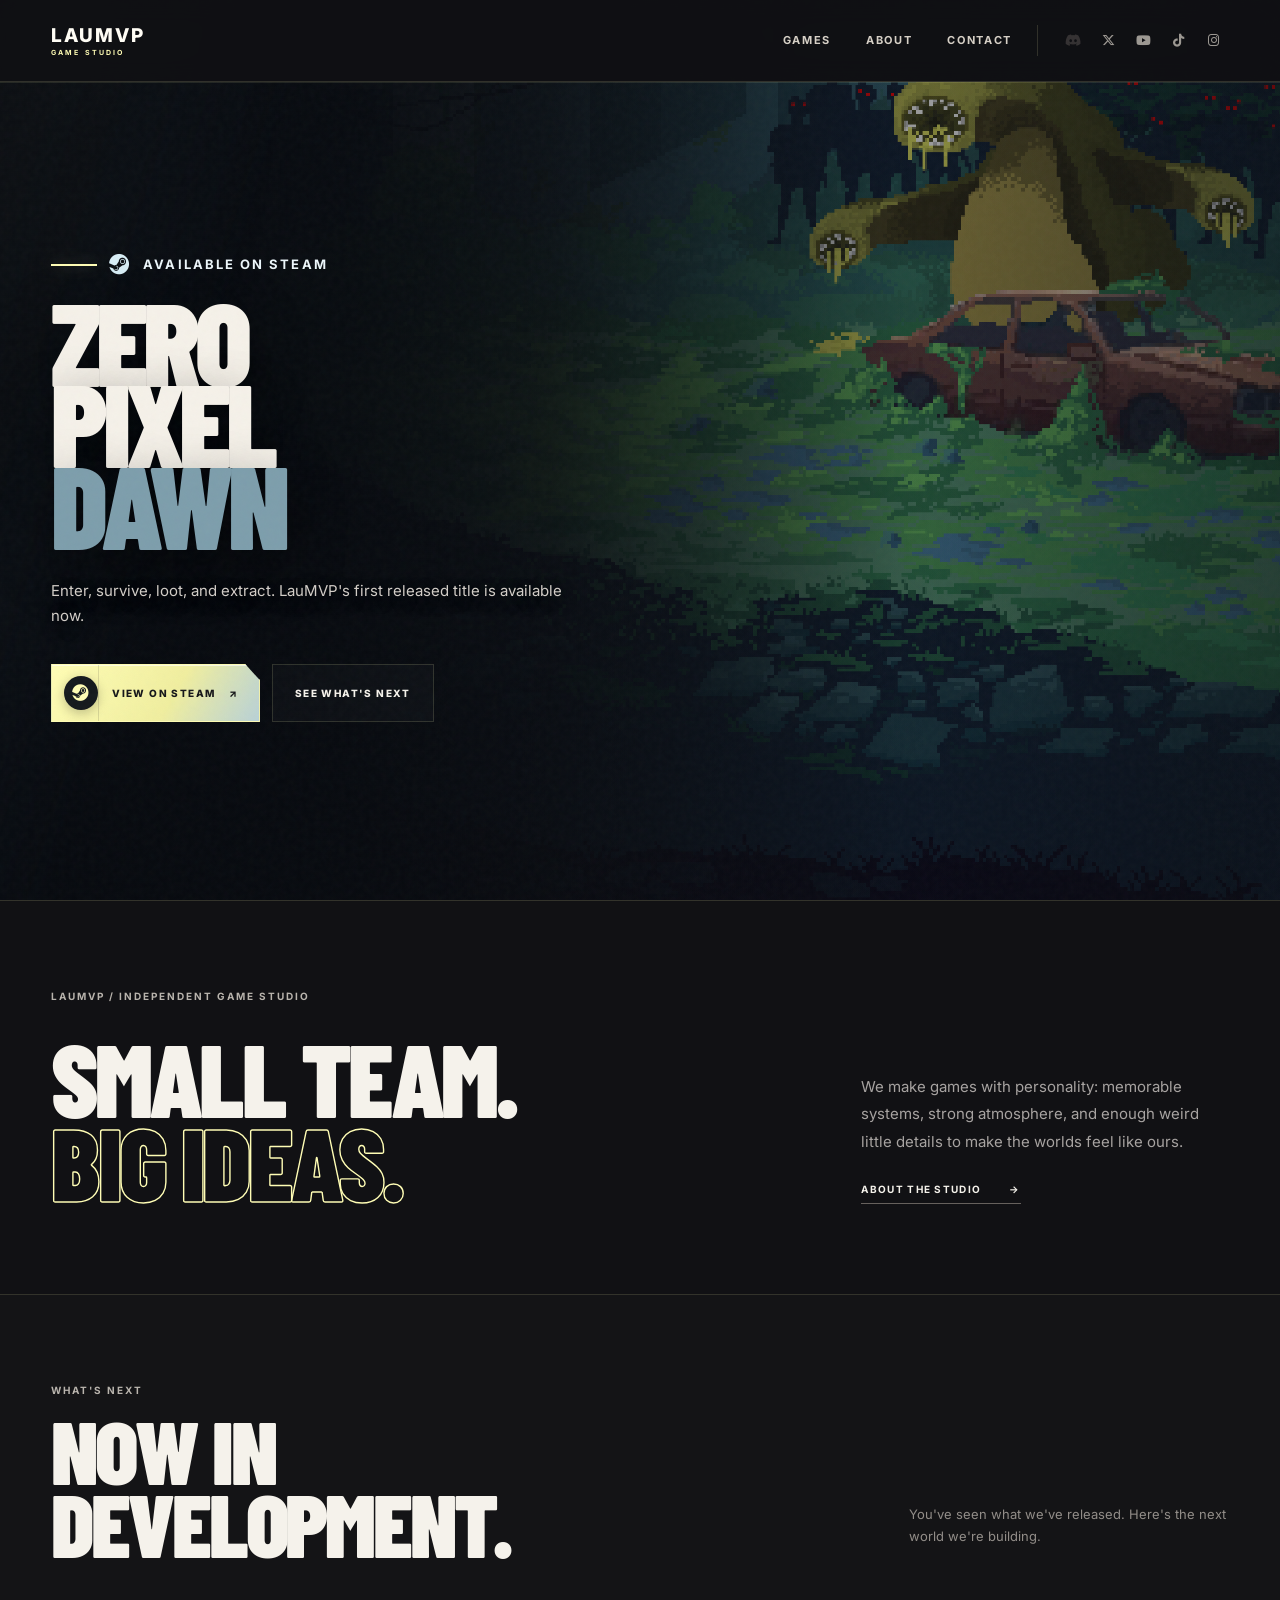
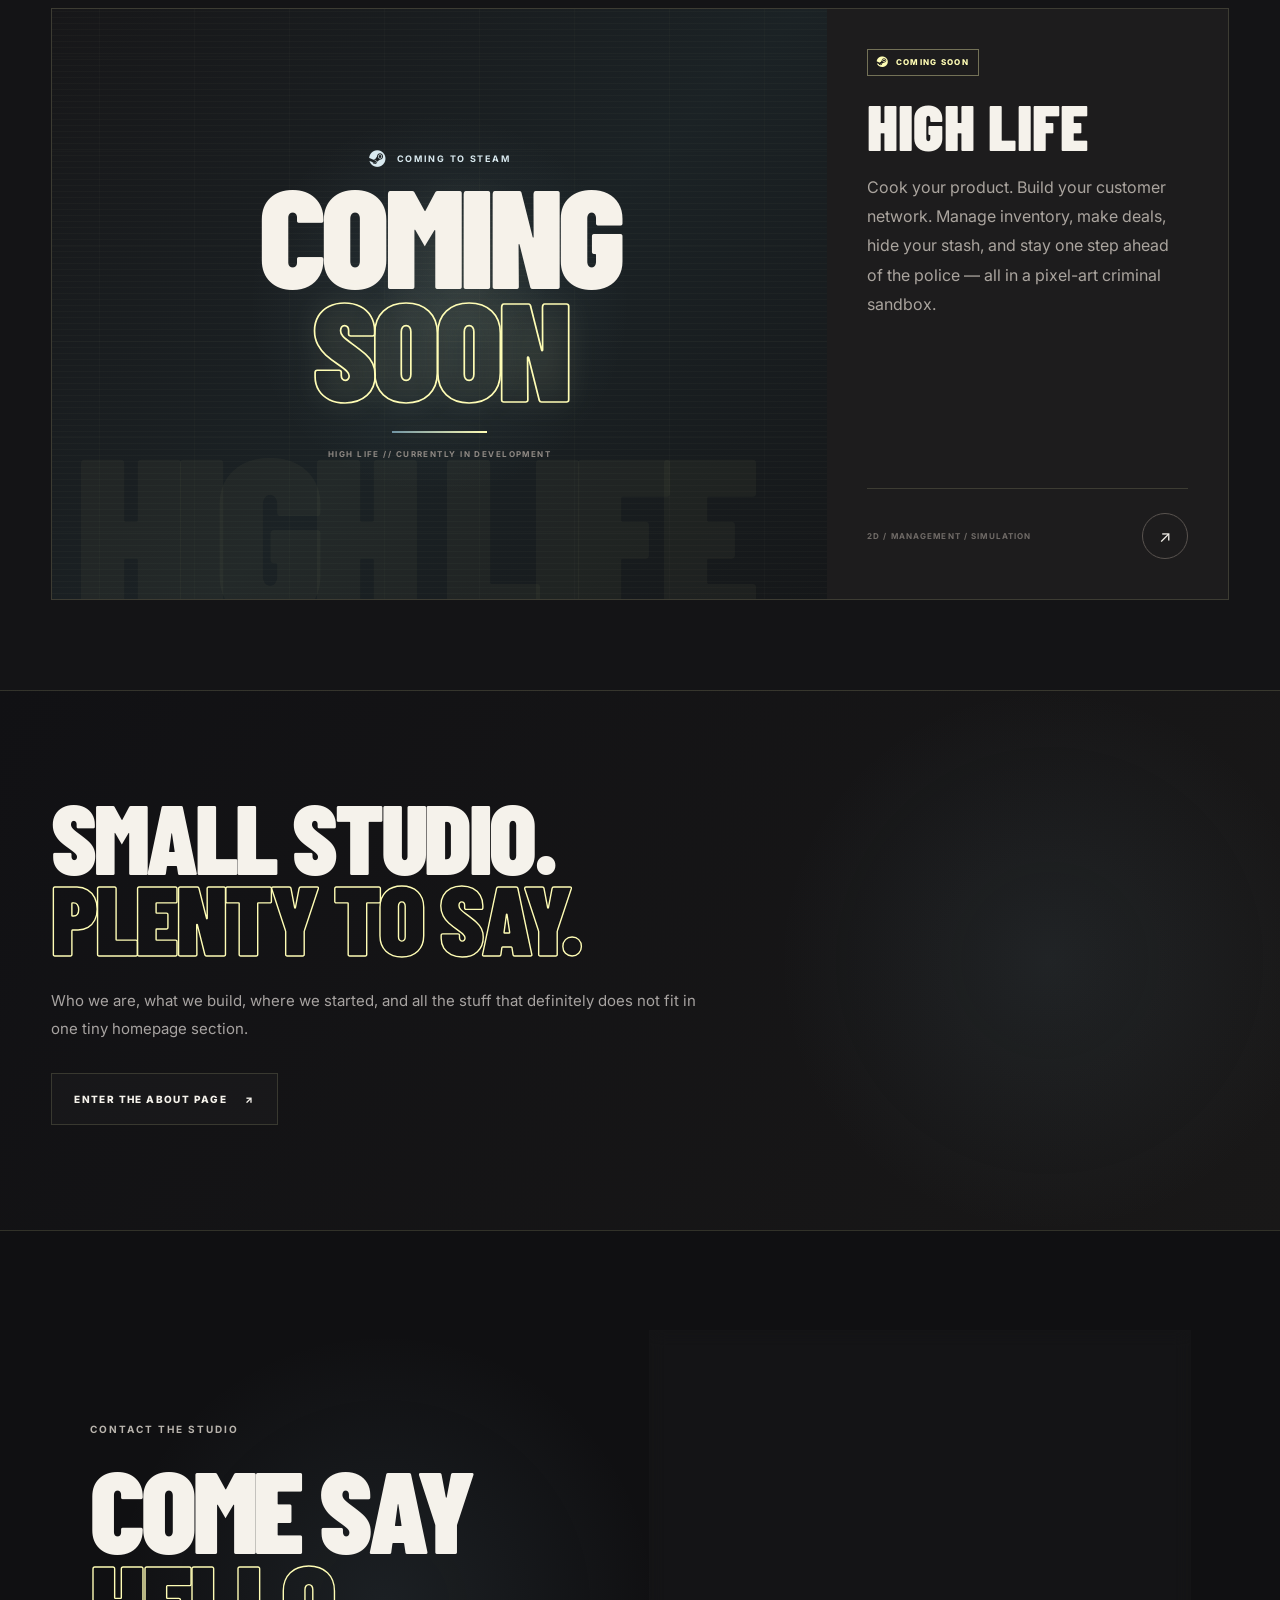
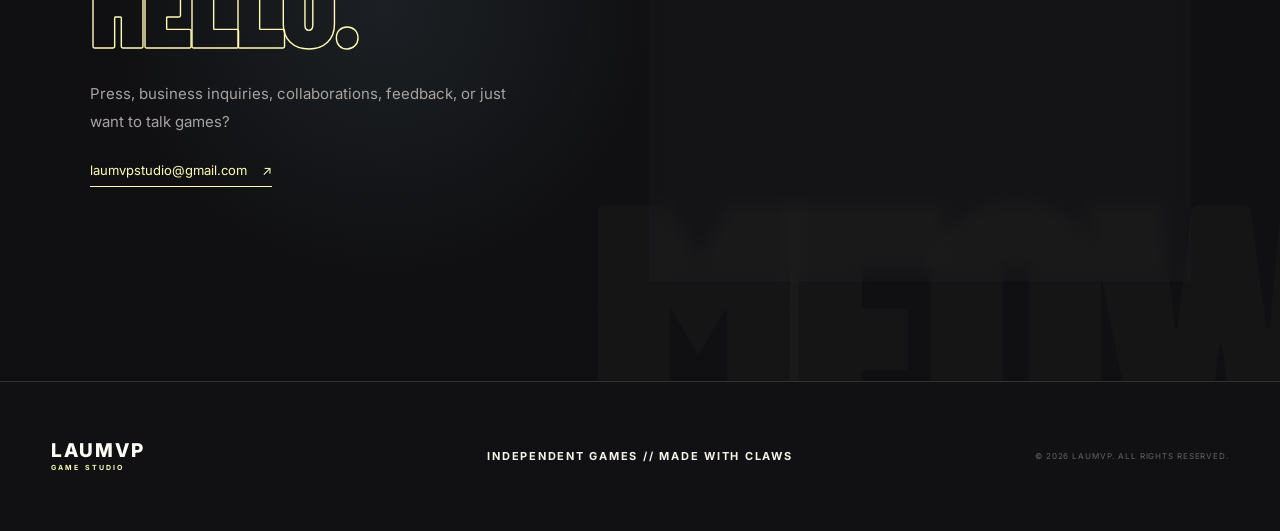
<file: index.html>
<!doctype html>
<html lang="en">
<head>
  <meta charset="utf-8">
  <meta name="viewport" content="width=device-width, initial-scale=1">
  <meta name="theme-color" content="#111114">
  <title>LauMVP — Independent Game Studio</title>
  <meta name="description" content="LauMVP is an independent game studio behind Zero Pixel Dawn and High Life. Independent games, made with claws.">
  <link rel="canonical" href="https://laumvp.com/">

  <meta property="og:type" content="website">
  <meta property="og:site_name" content="LauMVP">
  <meta property="og:title" content="LauMVP — Independent Games, Made With Claws">
  <meta property="og:description" content="LauMVP is an independent game studio behind Zero Pixel Dawn and High Life. Independent games, made with claws.">
  <meta property="og:url" content="https://laumvp.com/">
  <meta property="og:image" content="https://laumvp.com/assets/social-preview.jpg">
  <meta property="og:image:width" content="1200">
  <meta property="og:image:height" content="630">

  <meta name="twitter:card" content="summary_large_image">
  <meta name="twitter:title" content="LauMVP — Independent Games, Made With Claws">
  <meta name="twitter:description" content="LauMVP is an independent game studio behind Zero Pixel Dawn and High Life. Independent games, made with claws.">
  <meta name="twitter:image" content="https://laumvp.com/assets/social-preview.jpg">

  <link rel="icon" href="assets/favicon.ico" sizes="any">
  <link rel="icon" type="image/png" sizes="32x32" href="assets/favicon-32x32.png">
  <link rel="apple-touch-icon" href="assets/apple-touch-icon.png">
  <link rel="manifest" href="site.webmanifest">


  <link rel="preconnect" href="https://fonts.googleapis.com">
  <link rel="preconnect" href="https://fonts.gstatic.com" crossorigin>
  <link href="https://fonts.googleapis.com/css2?family=Barlow+Condensed:wght@400;600;700;800;900&family=Inter:wght@400;500;600;700&display=swap" rel="stylesheet">

  <!-- Brand icons. If we want zero external dependencies later, we'll bundle these locally. -->
  <link rel="stylesheet" href="https://cdnjs.cloudflare.com/ajax/libs/font-awesome/6.7.2/css/all.min.css">

  <link rel="stylesheet" href="styles.css">
</head>
<body>
  <div class="grain" aria-hidden="true"></div>
  <div class="cursor-glow" id="cursorGlow" aria-hidden="true"></div>
  <div class="scroll-progress" id="scrollProgress" aria-hidden="true"></div>

  <header class="site-header" id="top">
    <a class="brand brand-wordmark" href="#top" aria-label="LauMVP home">
      <span class="brand-main">LAUMVP</span>
      <span class="brand-sub">GAME STUDIO</span>
    </a>

    <button class="menu-toggle" aria-label="Open menu" aria-expanded="false">
      <span></span><span></span>
    </button>

    <div class="header-right">
      <nav class="nav" aria-label="Main navigation">
        <a href="#games">Games</a>
        <a href="about.html">About</a>
        <a href="#contact">Contact</a>
      </nav>

      <div class="header-socials" aria-label="LauMVP social links">
        <span class="social-disabled" aria-label="Discord link coming soon" title="Discord — invite link coming soon"><i class="fa-brands fa-discord"></i></span>
        <a href="https://x.com/laumvpstudio" target="_blank" rel="noopener" aria-label="LauMVP on X" title="X"><i class="fa-brands fa-x-twitter"></i></a>
        <a href="https://www.youtube.com/@laumvpstudio" target="_blank" rel="noopener" aria-label="LauMVP on YouTube" title="YouTube"><i class="fa-brands fa-youtube"></i></a>
        <a href="https://www.tiktok.com/@laumvpstudio" target="_blank" rel="noopener" aria-label="LauMVP on TikTok" title="TikTok"><i class="fa-brands fa-tiktok"></i></a>
        <a href="https://www.instagram.com/laumvp_studio/" target="_blank" rel="noopener" aria-label="LauMVP on Instagram" title="Instagram"><i class="fa-brands fa-instagram"></i></a>
      </div>
    </div>
  </header>

  <main>
    <section class="hero zpd-hero" aria-labelledby="hero-title">
      <div class="zpd-hero-image-wrap" aria-hidden="true">
        <img src="assets/zpd-forest-scene.png" alt="" class="zpd-hero-image">
      </div>
      <div class="zpd-hero-shade" aria-hidden="true"></div>
      <div class="hero-grid" aria-hidden="true"></div>
      <div class="hero-sweep" aria-hidden="true"></div>

      <div class="hero-content reveal">
        <div class="eyebrow zpd-hero-steam">
          <span class="eyebrow-line"></span>
          <i class="fa-brands fa-steam"></i>
          Available on Steam
        </div>

        <h1 id="hero-title" class="zpd-hero-title">
          <span>ZERO</span>
          <span>PIXEL</span>
          <span class="zpd-blue">DAWN</span>
        </h1>

        <p class="hero-copy">Enter, survive, loot, and extract. LauMVP's first released title is available now.</p>

        <div class="hero-actions">
          <a class="button button-primary" href="https://store.steampowered.com/app/3797770/" target="_blank" rel="noopener">
            <i class="fa-brands fa-steam"></i> View on Steam <span>↗</span>
          </a>
          <a class="button button-ghost" href="#games">See what's next</a>
        </div>
      </div>

      <div class="scroll-cue" aria-hidden="true"><span>SCROLL</span><i></i></div>
    </section>

    <section class="manifesto section-pad">
      <div class="section-kicker reveal">LAUMVP / INDEPENDENT GAME STUDIO</div>
      <div class="manifesto-grid">
        <h2 class="reveal">SMALL TEAM.<br><span>BIG IDEAS.</span></h2>
        <div class="manifesto-copy reveal">
          <p>We make games with personality: memorable systems, strong atmosphere, and enough weird little details to make the worlds feel like ours.</p>
          <a class="text-link" href="#about">About the studio <span>→</span></a>
        </div>
      </div>
    </section>

    <section class="games section-pad" id="games" aria-labelledby="games-title">
      <div class="section-head reveal">
        <div>
          <div class="section-kicker">WHAT'S NEXT</div>
          <h2 id="games-title">NOW IN<br>DEVELOPMENT.</h2>
        </div>
        <p>You've seen what we've released. Here's the next world we're building.</p>
      </div>

      <article class="feature-card highlife-card reveal" id="high-life">
        <div class="feature-art art-highlife coming-soon-art">

          <div class="coming-soon-lockup" aria-label="High Life coming soon">
            <div class="coming-steam">
              <i class="fa-brands fa-steam"></i>
              <span>COMING TO STEAM</span>
            </div>
            <div class="coming-word">COMING</div>
            <div class="soon-word">SOON</div>
            <div class="coming-line"></div>
            <div class="coming-note">HIGH LIFE // CURRENTLY IN DEVELOPMENT</div>
          </div>

          <div class="art-title">HIGH LIFE</div>
        </div>

        <div class="feature-info">
          <div>
            <span class="status status-dev"><i class="fa-brands fa-steam"></i>&nbsp; COMING SOON</span>
            <h3>High Life</h3>
            <p>Cook your product. Build your customer network. Manage inventory, make deals, hide your stash, and stay one step ahead of the police — all in a pixel-art criminal sandbox.</p>
          </div>
          <div class="feature-footer">
            <span>2D / MANAGEMENT / SIMULATION</span>
            <a href="#contact" class="circle-link" aria-label="Follow High Life updates">↗</a>
          </div>
        </div>
      </article>
    </section>

    <section class="about-teaser section-pad">
      <div class="about-teaser-copy reveal">
        <h2>SMALL STUDIO.<br><span>PLENTY TO SAY.</span></h2>
        <p>Who we are, what we build, where we started, and all the stuff that definitely does not fit in one tiny homepage section.</p>
        <a class="button button-ghost about-page-button" href="about.html">Enter the About page <span>↗</span></a>
      </div>
    </section>


    <section class="contact" id="contact">
      <div class="contact-watermark" aria-hidden="true">MEOW</div>

      <div class="contact-layout">
        <div class="contact-copy reveal">
          <div class="section-kicker">CONTACT THE STUDIO</div>
          <h2>COME SAY<br><span>HELLO.</span></h2>
          <p>Press, business inquiries, collaborations, feedback, or just want to talk games?</p>
          <a class="mail-link" href="mailto:laumvpstudio@gmail.com">laumvpstudio@gmail.com <span>↗</span></a>
        </div>

        <form class="contact-form reveal" id="contactForm">
          <div class="field-row">
            <label>
              <span>Name</span>
              <input type="text" name="name" autocomplete="name" required placeholder="Your name">
            </label>
            <label>
              <span>Email</span>
              <input type="email" name="email" autocomplete="email" required placeholder="you@email.com">
            </label>
          </div>
          <label>
            <span>Subject</span>
            <input type="text" name="subject" required placeholder="What is this about?">
          </label>
          <label>
            <span>Message</span>
            <textarea name="message" rows="6" required placeholder="Tell us what's up..."></textarea>
          </label>
          <button class="button button-primary submit-button" type="submit">Send message <span>↗</span></button>
          <p class="form-note">For this prototype, Send Message opens your email app with the form pre-filled. No message or personal data is stored by this website.</p>
        </form>
      </div>
    </section>
  </main>

  <footer>
    <a class="brand brand-wordmark footer-brand" href="#top">
      <span class="brand-main">LAUMVP</span>
      <span class="brand-sub">GAME STUDIO</span>
    </a>
    <div class="footer-middle">INDEPENDENT GAMES // MADE WITH CLAWS</div>
    <span class="copyright">© <span id="year"></span> LAUMVP. ALL RIGHTS RESERVED.</span>
  </footer>

  <script src="script.js"></script>
</body>
</html>
</file>
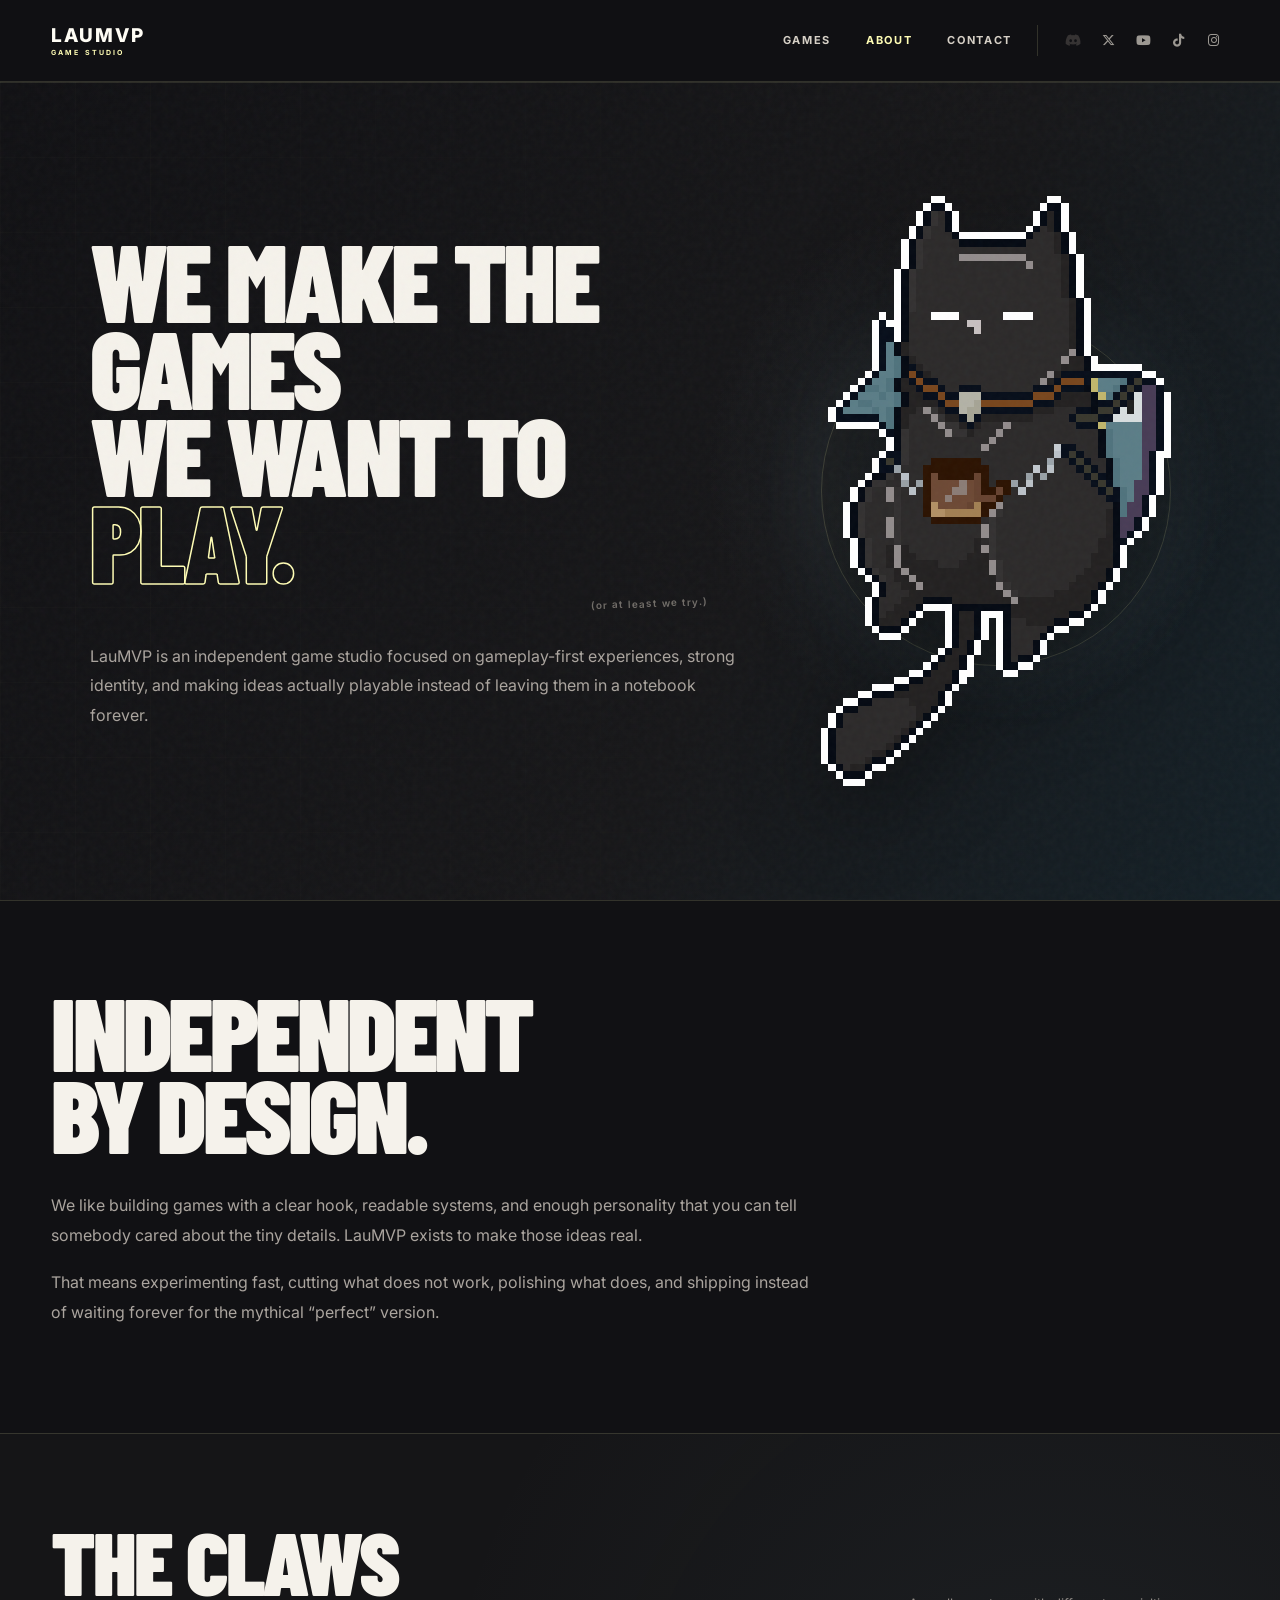
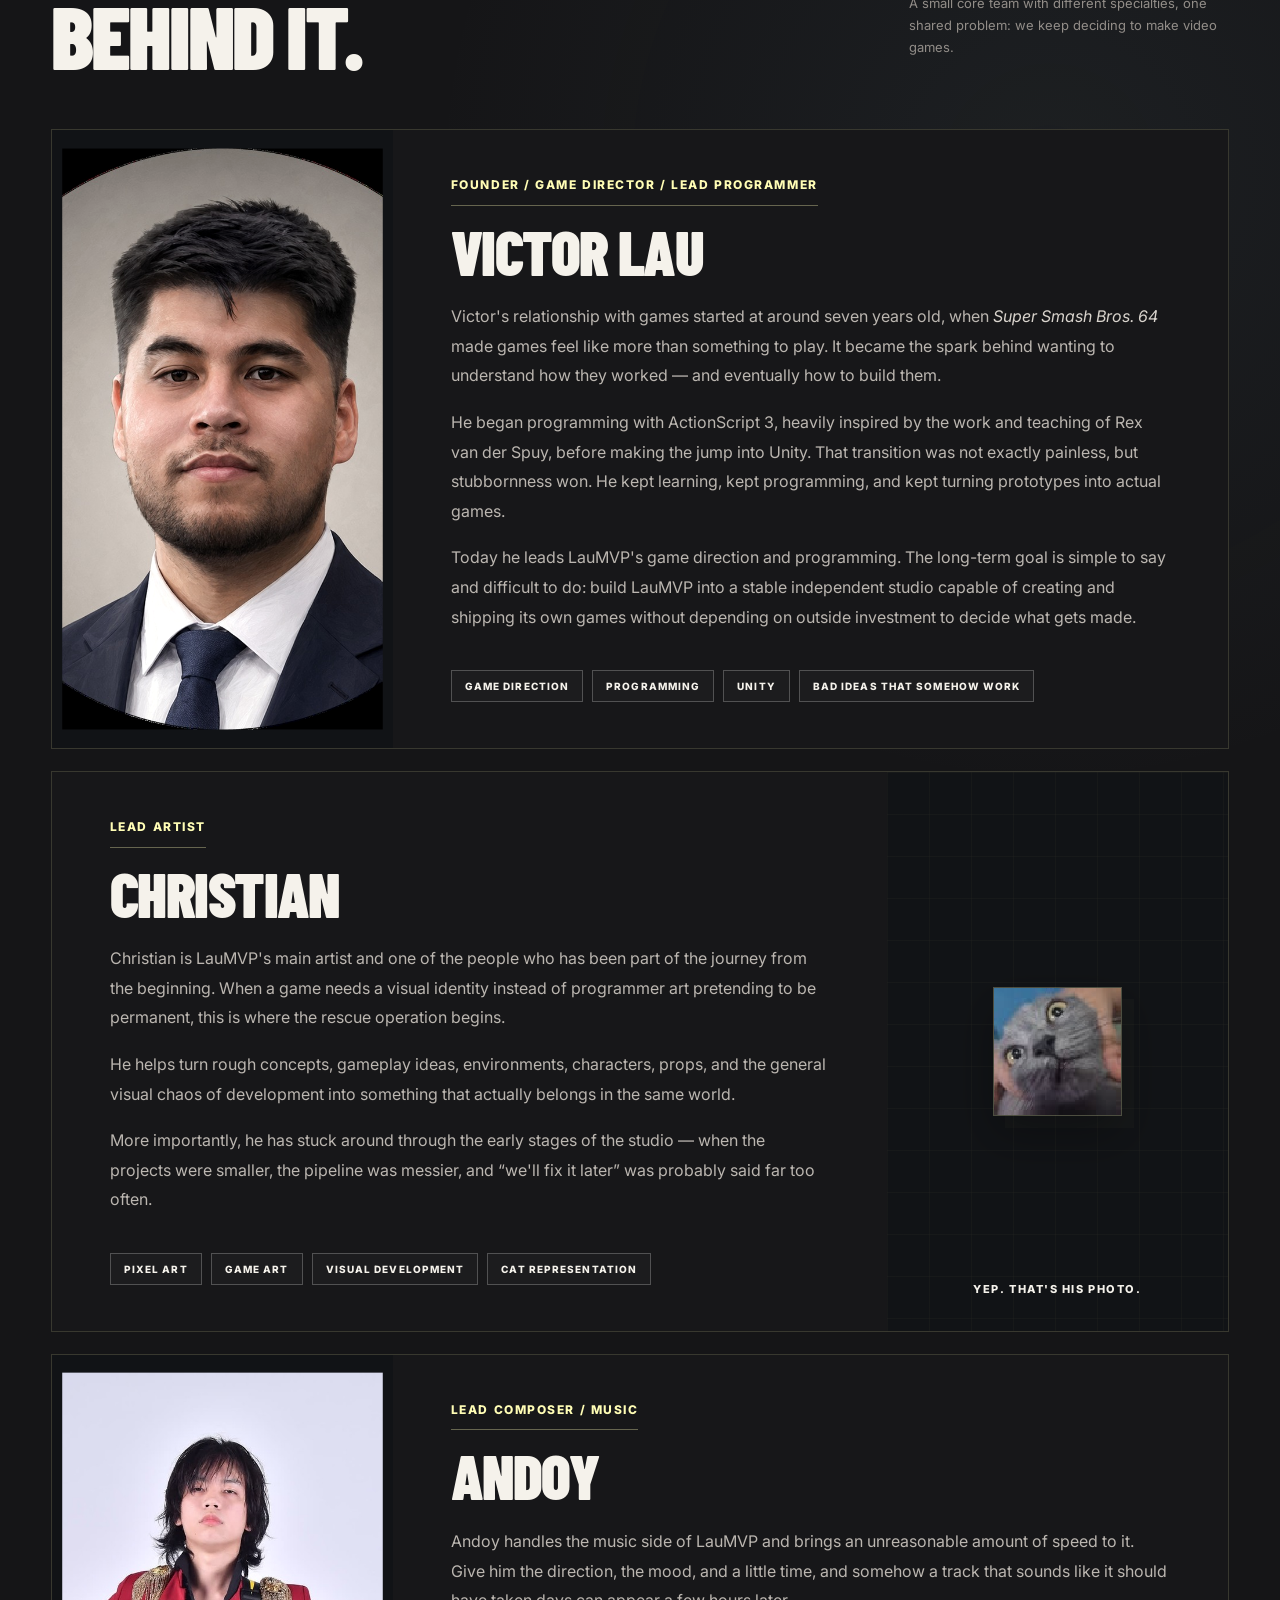
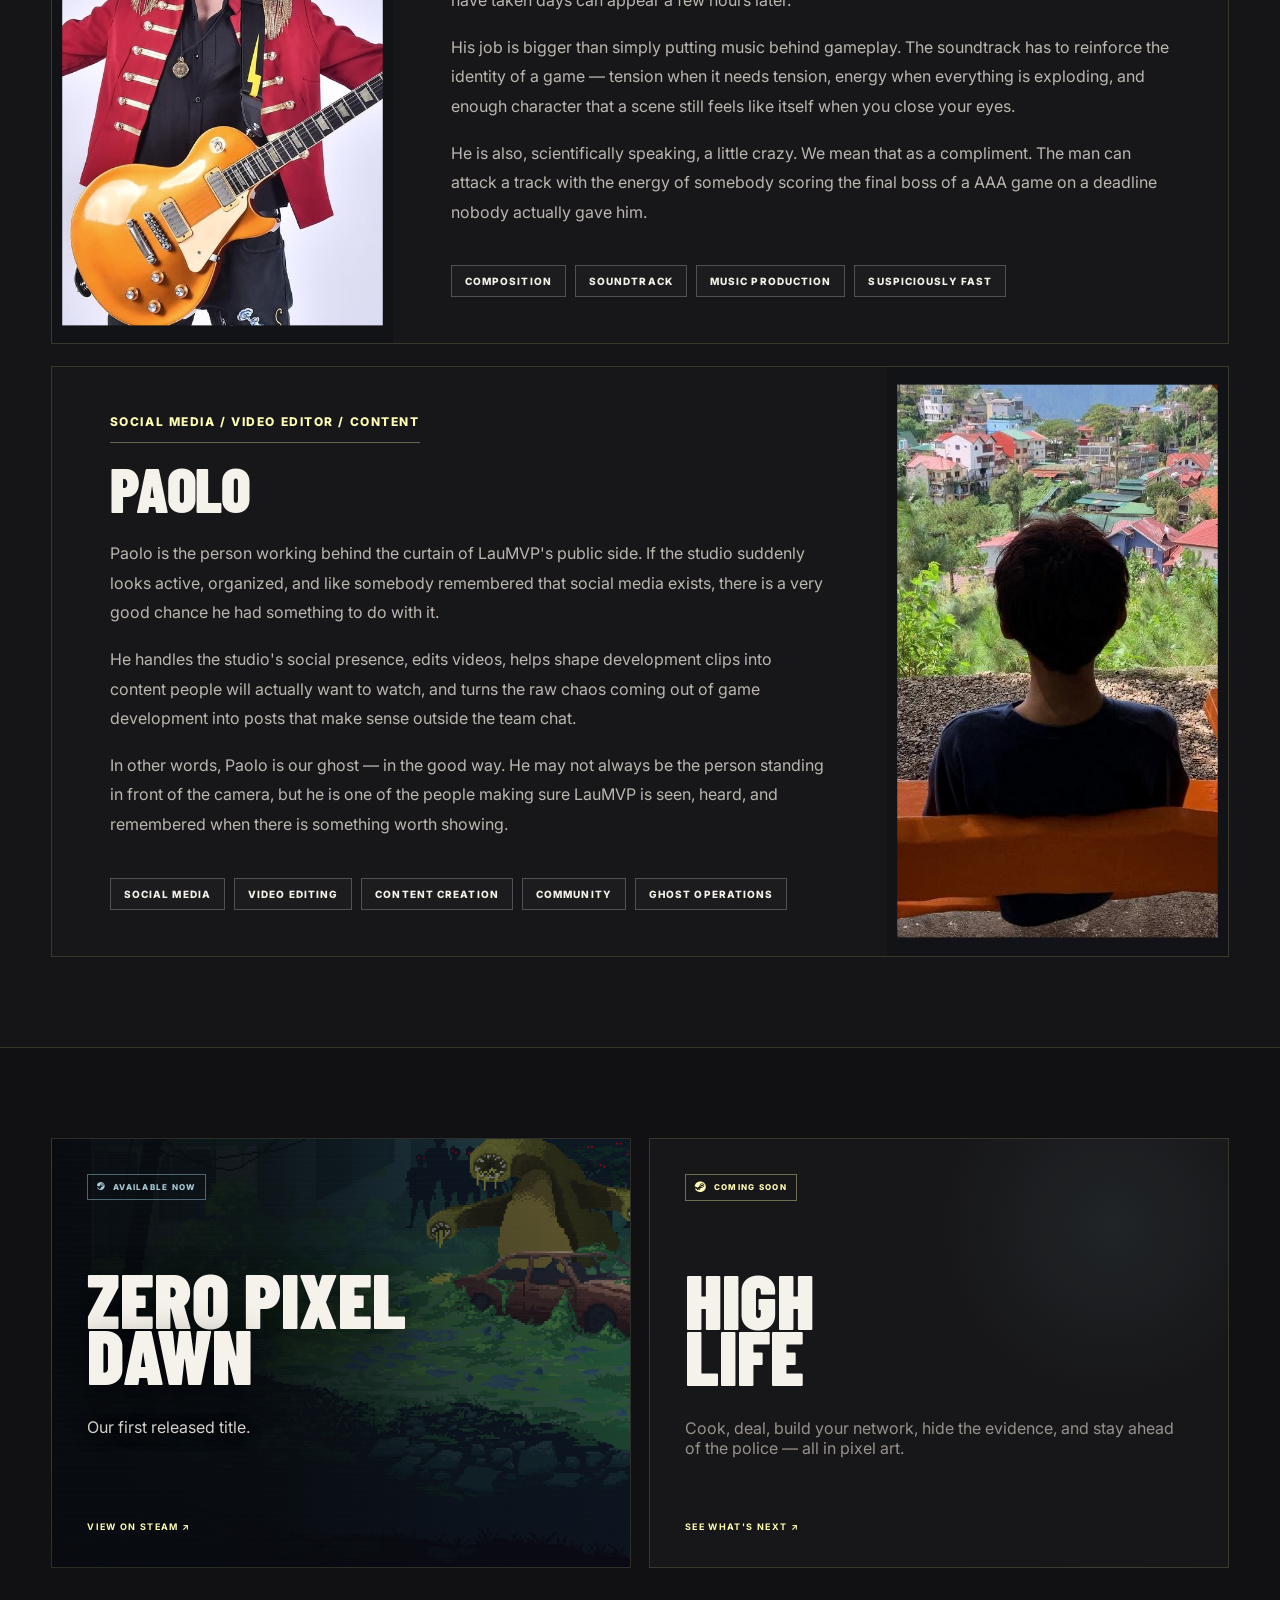
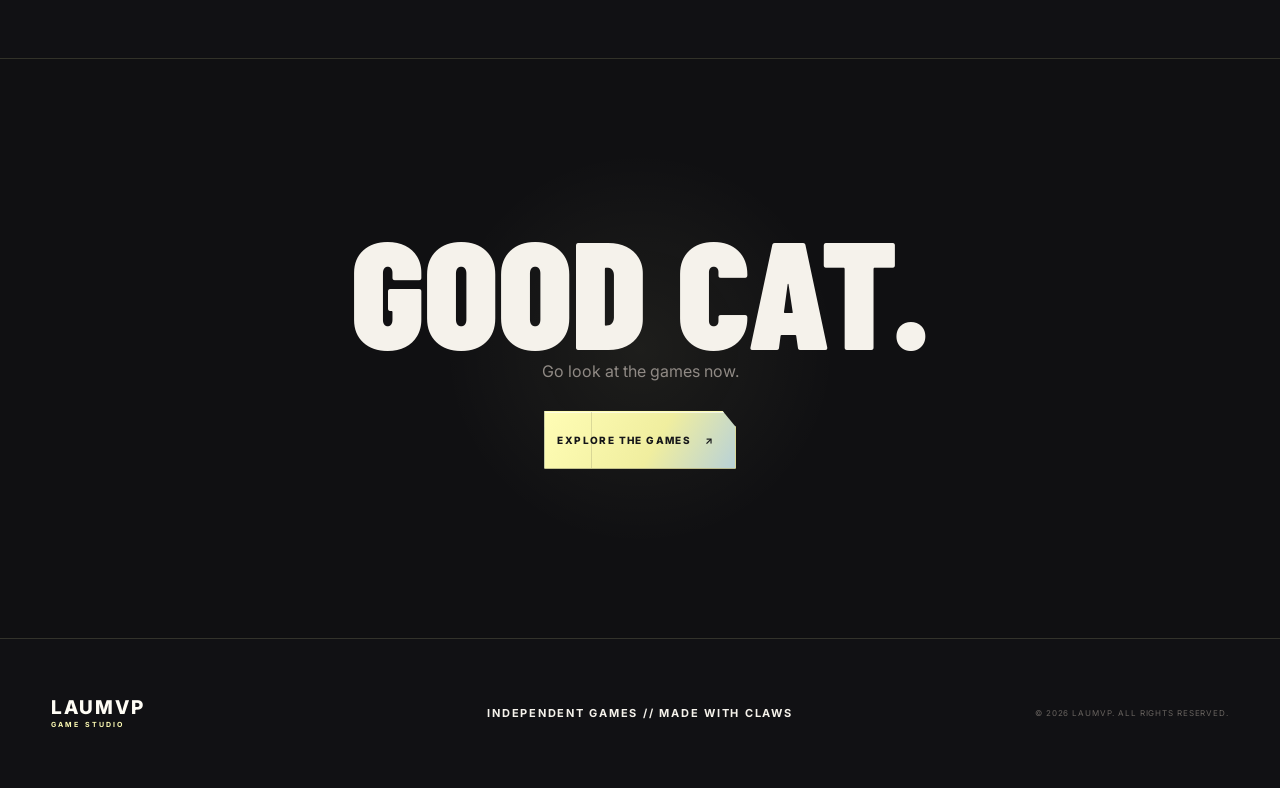
<file: about.html>
<!doctype html>
<html lang="en">
<head>
  <meta charset="utf-8">
  <meta name="viewport" content="width=device-width, initial-scale=1">
  <meta name="theme-color" content="#111114">
  <title>About LauMVP — Independent Game Studio</title>
  <meta name="description" content="Meet the team behind LauMVP, the independent game studio creating Zero Pixel Dawn, High Life, and what comes next.">
  <link rel="canonical" href="https://laumvp.com/about.html">

  <meta property="og:type" content="website">
  <meta property="og:site_name" content="LauMVP">
  <meta property="og:title" content="About LauMVP — The Claws Behind It">
  <meta property="og:description" content="Meet the team behind LauMVP, the independent game studio creating Zero Pixel Dawn, High Life, and what comes next.">
  <meta property="og:url" content="https://laumvp.com/about.html">
  <meta property="og:image" content="https://laumvp.com/assets/social-preview.jpg">
  <meta property="og:image:width" content="1200">
  <meta property="og:image:height" content="630">

  <meta name="twitter:card" content="summary_large_image">
  <meta name="twitter:title" content="About LauMVP — The Claws Behind It">
  <meta name="twitter:description" content="Meet the team behind LauMVP, the independent game studio creating Zero Pixel Dawn, High Life, and what comes next.">
  <meta name="twitter:image" content="https://laumvp.com/assets/social-preview.jpg">

  <link rel="icon" href="assets/favicon.ico" sizes="any">
  <link rel="icon" type="image/png" sizes="32x32" href="assets/favicon-32x32.png">
  <link rel="apple-touch-icon" href="assets/apple-touch-icon.png">
  <link rel="manifest" href="site.webmanifest">


  <link rel="preconnect" href="https://fonts.googleapis.com">
  <link rel="preconnect" href="https://fonts.gstatic.com" crossorigin>
  <link href="https://fonts.googleapis.com/css2?family=Barlow+Condensed:wght@400;600;700;800;900&family=Inter:wght@400;500;600;700&display=swap" rel="stylesheet">
  <link rel="stylesheet" href="https://cdnjs.cloudflare.com/ajax/libs/font-awesome/6.7.2/css/all.min.css">
  <link rel="stylesheet" href="styles.css">
</head>
<body class="about-page">
  <div class="grain" aria-hidden="true"></div>
  <div class="cursor-glow" id="cursorGlow" aria-hidden="true"></div>
  <div class="scroll-progress" id="scrollProgress" aria-hidden="true"></div>

  <header class="site-header" id="top">
    <a class="brand brand-wordmark" href="index.html" aria-label="LauMVP home">
      <span class="brand-main">LAUMVP</span>
      <span class="brand-sub">GAME STUDIO</span>
    </a>

    <button class="menu-toggle" aria-label="Open menu" aria-expanded="false">
      <span></span><span></span>
    </button>

    <div class="header-right">
      <nav class="nav" aria-label="Main navigation">
        <a href="index.html">Games</a>
        <a href="about.html" class="nav-active">About</a>
        <a href="index.html#contact">Contact</a>
      </nav>

      <div class="header-socials" aria-label="LauMVP social links">
        <span class="social-disabled" aria-label="Discord link coming soon" title="Discord — invite link coming soon"><i class="fa-brands fa-discord"></i></span>
        <a href="https://x.com/laumvpstudio" target="_blank" rel="noopener" aria-label="LauMVP on X" title="X"><i class="fa-brands fa-x-twitter"></i></a>
        <a href="https://www.youtube.com/@laumvpstudio" target="_blank" rel="noopener" aria-label="LauMVP on YouTube" title="YouTube"><i class="fa-brands fa-youtube"></i></a>
        <a href="https://www.tiktok.com/@laumvpstudio" target="_blank" rel="noopener" aria-label="LauMVP on TikTok" title="TikTok"><i class="fa-brands fa-tiktok"></i></a>
        <a href="https://www.instagram.com/laumvp_studio/" target="_blank" rel="noopener" aria-label="LauMVP on Instagram" title="Instagram"><i class="fa-brands fa-instagram"></i></a>
      </div>
    </div>
  </header>

  <main class="about-main">
    <section class="about-hero">
      <div class="about-hero-grid" aria-hidden="true"></div>
      <div class="about-hero-copy reveal">
        <h1>WE MAKE THE GAMES<br>WE WANT TO <span>PLAY.</span></h1>
        <div class="studio-joke about-joke">(or at least we try.)</div>
        <p>LauMVP is an independent game studio focused on gameplay-first experiences, strong identity, and making ideas actually playable instead of leaving them in a notebook forever.</p>
      </div>
      <div class="about-hero-cat reveal">
        <div class="about-cat-ring"></div>
        <img src="assets/laumvp-cat.png" alt="LauMVP pixel cat mascot">
      </div>
    </section>

    <section class="about-story section-pad">
      <div class="about-story-copy reveal">
        <h2>INDEPENDENT<br>BY DESIGN.</h2>
        <p>We like building games with a clear hook, readable systems, and enough personality that you can tell somebody cared about the tiny details. LauMVP exists to make those ideas real.</p>
        <p>That means experimenting fast, cutting what does not work, polishing what does, and shipping instead of waiting forever for the mythical “perfect” version.</p>
      </div>
    </section>

    <section class="team-section section-pad" id="team">
      <div class="section-head team-head reveal">
        <div>
          <h2>THE CLAWS<br>BEHIND IT.</h2>
        </div>
        <p>A small core team with different specialties, one shared problem: we keep deciding to make video games.</p>
      </div>

      <div class="team-grid">
        <article class="team-card team-victor reveal">
          <div class="team-photo-wrap">
            <img src="assets/team-victor.jpg" alt="Victor Lau" class="team-photo">
          </div>
          <div class="team-info">
            <div class="team-role">FOUNDER / GAME DIRECTOR / LEAD PROGRAMMER</div>
            <h3>VICTOR LAU</h3>
            <p>Victor's relationship with games started at around seven years old, when <em>Super Smash Bros. 64</em> made games feel like more than something to play. It became the spark behind wanting to understand how they worked — and eventually how to build them.</p>
            <p>He began programming with ActionScript 3, heavily inspired by the work and teaching of Rex van der Spuy, before making the jump into Unity. That transition was not exactly painless, but stubbornness won. He kept learning, kept programming, and kept turning prototypes into actual games.</p>
            <p>Today he leads LauMVP's game direction and programming. The long-term goal is simple to say and difficult to do: build LauMVP into a stable independent studio capable of creating and shipping its own games without depending on outside investment to decide what gets made.</p>
            <div class="team-tags"><span>Game Direction</span><span>Programming</span><span>Unity</span><span>Bad Ideas That Somehow Work</span></div>
          </div>
        </article>

        <article class="team-card team-christian reveal">
          <div class="team-photo-wrap christian-photo-wrap">
            <div class="cat-avatar-halo"></div>
            <img src="assets/team-christian.jpg" alt="Christian's cat avatar" class="team-photo christian-photo">
            <span class="cat-note">YEP. THAT'S HIS PHOTO.</span>
          </div>
          <div class="team-info">
            <div class="team-role">LEAD ARTIST</div>
            <h3>CHRISTIAN</h3>
            <p>Christian is LauMVP's main artist and one of the people who has been part of the journey from the beginning. When a game needs a visual identity instead of programmer art pretending to be permanent, this is where the rescue operation begins.</p>
            <p>He helps turn rough concepts, gameplay ideas, environments, characters, props, and the general visual chaos of development into something that actually belongs in the same world.</p>
            <p>More importantly, he has stuck around through the early stages of the studio — when the projects were smaller, the pipeline was messier, and “we'll fix it later” was probably said far too often.</p>
            <div class="team-tags"><span>Pixel Art</span><span>Game Art</span><span>Visual Development</span><span>Cat Representation</span></div>
          </div>
        </article>

        <article class="team-card team-andoy reveal">
          <div class="team-photo-wrap">
            <img src="assets/team-andoy.jpg" alt="Andoy with a guitar" class="team-photo team-photo-andoy">
          </div>
          <div class="team-info">
            <div class="team-role">LEAD COMPOSER / MUSIC</div>
            <h3>ANDOY</h3>
            <p>Andoy handles the music side of LauMVP and brings an unreasonable amount of speed to it. Give him the direction, the mood, and a little time, and somehow a track that sounds like it should have taken days can appear a few hours later.</p>
            <p>His job is bigger than simply putting music behind gameplay. The soundtrack has to reinforce the identity of a game — tension when it needs tension, energy when everything is exploding, and enough character that a scene still feels like itself when you close your eyes.</p>
            <p>He is also, scientifically speaking, a little crazy. We mean that as a compliment. The man can attack a track with the energy of somebody scoring the final boss of a AAA game on a deadline nobody actually gave him.</p>
            <div class="team-tags"><span>Composition</span><span>Soundtrack</span><span>Music Production</span><span>Suspiciously Fast</span></div>
          </div>
        </article>

        <article class="team-card team-paolo reveal">
          <div class="team-photo-wrap">
            <img src="assets/team-paolo.jpg" alt="Paolo overlooking a hillside town" class="team-photo team-photo-paolo">
          </div>
          <div class="team-info">
            <div class="team-role">SOCIAL MEDIA / VIDEO EDITOR / CONTENT</div>
            <h3>PAOLO</h3>
            <p>Paolo is the person working behind the curtain of LauMVP's public side. If the studio suddenly looks active, organized, and like somebody remembered that social media exists, there is a very good chance he had something to do with it.</p>
            <p>He handles the studio's social presence, edits videos, helps shape development clips into content people will actually want to watch, and turns the raw chaos coming out of game development into posts that make sense outside the team chat.</p>
            <p>In other words, Paolo is our ghost — in the good way. He may not always be the person standing in front of the camera, but he is one of the people making sure LauMVP is seen, heard, and remembered when there is something worth showing.</p>
            <div class="team-tags"><span>Social Media</span><span>Video Editing</span><span>Content Creation</span><span>Community</span><span>Ghost Operations</span></div>
          </div>
        </article>
      </div>
    </section>

    <section class="about-games section-pad">
      <div class="about-games-grid">
        <a class="about-game-card reveal" href="https://store.steampowered.com/app/3797770/" target="_blank" rel="noopener">
          <span class="status status-live"><i class="fa-brands fa-steam"></i>&nbsp; AVAILABLE NOW</span>
          <h3>ZERO PIXEL<br>DAWN</h3>
          <p>Our first released title.</p>
          <b>VIEW ON STEAM ↗</b>
        </a>
        <a class="about-game-card reveal" href="index.html#games">
          <span class="status status-dev"><i class="fa-brands fa-steam"></i>&nbsp; COMING SOON</span>
          <h3>HIGH<br>LIFE</h3>
          <p>Cook, deal, build your network, hide the evidence, and stay ahead of the police — all in pixel art.</p>
          <b>SEE WHAT'S NEXT ↗</b>
        </a>
      </div>
    </section>

    <section class="about-cta">
      <div class="reveal">
        <h2>GOOD CAT.</h2>
        <p>Go look at the games now.</p>
        <a class="button button-primary steam-cta" href="index.html#games"><span>Explore the games</span><b>↗</b></a>
      </div>
    </section>
  </main>

  <footer>
    <a class="brand brand-wordmark footer-brand" href="index.html">
      <span class="brand-main">LAUMVP</span>
      <span class="brand-sub">GAME STUDIO</span>
    </a>
    <div class="footer-middle">INDEPENDENT GAMES // MADE WITH CLAWS</div>
    <span class="copyright">© <span id="year"></span> LAUMVP. ALL RIGHTS RESERVED.</span>
  </footer>

  <script src="script.js"></script>
</body>
</html>
</file>
<file: styles.css>
:root{
  --bg:#111114;
  --bg-2:#171719;
  --panel:#1d1c1d;
  --panel-2:#242223;
  --cream:#fffdb5;
  --cream-soft:#eee9a7;
  --slate:#7194a3;
  --slate-dark:#426271;
  --brown:#9a6337;
  --text:#f5f2eb;
  --muted:#a7a3a1;
  --line:rgba(255,253,181,.14);
  --display:"Barlow Condensed",Impact,sans-serif;
  --body:"Inter",system-ui,sans-serif;
}
*{box-sizing:border-box}
html{scroll-behavior:smooth}
body{margin:0;background:var(--bg);color:var(--text);font-family:var(--body);overflow-x:hidden}
a{color:inherit;text-decoration:none}
button,input,textarea{font:inherit}
::selection{background:var(--cream);color:#171719}
.grain{position:fixed;inset:0;z-index:100;pointer-events:none;opacity:.035;background-image:url("data:image/svg+xml,%3Csvg viewBox='0 0 180 180' xmlns='http://www.w3.org/2000/svg'%3E%3Cfilter id='n'%3E%3CfeTurbulence type='fractalNoise' baseFrequency='.82' numOctaves='4' stitchTiles='stitch'/%3E%3C/filter%3E%3Crect width='100%25' height='100%25' filter='url(%23n)' opacity='.9'/%3E%3C/svg%3E")}
.site-header{height:82px;padding:0 clamp(22px,5vw,78px);display:flex;align-items:center;justify-content:space-between;position:absolute;top:0;left:0;width:100%;z-index:20;border-bottom:1px solid var(--line);background:linear-gradient(to bottom,rgba(17,17,20,.82),rgba(17,17,20,.15))}
.brand{display:flex;align-items:center;gap:10px;font:800 22px/1 var(--display);letter-spacing:.08em}
.brand-cat{width:42px;height:48px;object-fit:contain;object-position:center;image-rendering:pixelated}
.nav{display:flex;gap:35px}
.nav a{position:relative;font:700 11px/1 var(--body);letter-spacing:.15em;text-transform:uppercase;color:#d6d0c6}
.nav a:after{content:"";position:absolute;left:0;right:100%;bottom:-10px;height:2px;background:var(--cream);transition:right .25s}
.nav a:hover:after{right:0}
.menu-toggle{display:none;background:transparent;border:0;width:42px;height:42px;padding:10px;cursor:pointer}
.menu-toggle span{display:block;height:2px;background:var(--cream);margin:6px 0}

.hero{min-height:100svh;position:relative;display:flex;align-items:center;padding:120px clamp(22px,8vw,130px) 90px;overflow:hidden;background:
linear-gradient(120deg,#111114 0%,#181719 46%,#152026 100%)}
.hero:after{content:"";position:absolute;inset:0;background:linear-gradient(90deg,rgba(17,17,20,.98) 0%,rgba(17,17,20,.77) 43%,rgba(17,17,20,.05) 70%,rgba(17,17,20,.24) 100%)}
.hero-grid{position:absolute;inset:-15%;transform:perspective(600px) rotateX(68deg) translateY(47%);transform-origin:center bottom;background-image:linear-gradient(rgba(255,253,181,.075) 1px,transparent 1px),linear-gradient(90deg,rgba(255,253,181,.075) 1px,transparent 1px);background-size:72px 72px;mask-image:linear-gradient(to top,#000,transparent 78%)}
.cream-glow{position:absolute;width:520px;height:520px;right:10%;top:10%;border-radius:50%;background:radial-gradient(circle,rgba(255,253,181,.10),transparent 65%)}
.blue-glow{position:absolute;width:580px;height:580px;right:-5%;bottom:-10%;border-radius:50%;background:radial-gradient(circle,rgba(113,148,163,.20),transparent 67%)}
.hero-content{position:relative;z-index:3;max-width:760px}
.eyebrow,.section-kicker{font:700 10px/1 var(--body);letter-spacing:.20em;text-transform:uppercase;color:#b9b4ad}
.eyebrow{display:flex;align-items:center;gap:12px;margin-bottom:25px}
.eyebrow span{width:38px;height:2px;background:var(--cream);box-shadow:0 0 15px rgba(255,253,181,.3)}
.hero h1{font:900 clamp(95px,14vw,220px)/.66 var(--display);letter-spacing:-.055em;margin:0 0 40px;text-transform:uppercase}
.hero h1 em{font-style:normal;color:transparent;-webkit-text-stroke:1.5px var(--cream);text-shadow:0 0 30px rgba(255,253,181,.08)}
.hero-copy{max-width:500px;margin:0 0 35px;color:#bcb6af;font-size:clamp(16px,1.4vw,20px);line-height:1.7}
.hero-actions{display:flex;gap:12px;flex-wrap:wrap}
.button{display:inline-flex;align-items:center;justify-content:center;gap:18px;min-height:52px;padding:15px 22px;border:1px solid var(--line);font-size:10px;font-weight:800;letter-spacing:.14em;text-transform:uppercase;transition:.22s;cursor:pointer}
.button-primary{background:var(--cream);border-color:var(--cream);color:#1c1a1b}
.button-primary:hover{transform:translateY(-2px);box-shadow:0 8px 35px rgba(255,253,181,.12)}
.button-ghost{background:rgba(255,255,255,.02)}
.button-ghost:hover{border-color:var(--cream);background:rgba(255,253,181,.05)}
.hero-cat-wrap{position:absolute;z-index:2;right:8%;bottom:-3%;height:84%;width:min(44vw,650px);display:flex;justify-content:center;align-items:flex-end}
.hero-cat{position:relative;z-index:2;max-height:94%;max-width:100%;object-fit:contain;image-rendering:pixelated;filter:drop-shadow(0 30px 60px rgba(0,0,0,.5))}
.cat-halo{position:absolute;width:75%;aspect-ratio:1;top:12%;border:1px solid rgba(255,253,181,.18);border-radius:50%;box-shadow:0 0 100px rgba(113,148,163,.12),inset 0 0 80px rgba(255,253,181,.04)}
.cat-caption{position:absolute;right:0;bottom:10%;z-index:4;writing-mode:vertical-rl;font-size:8px;letter-spacing:.18em;color:#77716c}
.scroll-cue{position:absolute;z-index:4;right:4%;bottom:32px;display:flex;align-items:center;gap:14px;color:#77716c;font-size:8px;letter-spacing:.16em}
.scroll-cue i{width:50px;height:1px;background:#77716c}
.section-pad{padding:110px clamp(22px,7vw,110px)}
.manifesto{border-top:1px solid var(--line);border-bottom:1px solid var(--line)}
.manifesto-grid{display:grid;grid-template-columns:1.3fr .7fr;gap:10vw;align-items:end;margin-top:35px}
.manifesto h2,.section-head h2,.about h2,.contact h2{font:900 clamp(58px,8vw,118px)/.82 var(--display);letter-spacing:-.035em;margin:0;text-transform:uppercase}
.manifesto h2 span,.about h2 span,.contact h2 span{color:transparent;-webkit-text-stroke:1.4px var(--cream)}
.manifesto-copy{max-width:470px}
.manifesto-copy p,.about-copy p,.contact-copy p{color:var(--muted);font-size:15px;line-height:1.85}
.text-link{display:inline-flex;gap:28px;margin-top:12px;padding-bottom:8px;border-bottom:1px solid #66615d;font:700 10px var(--body);letter-spacing:.13em;text-transform:uppercase}

.games{background:#141416}
.section-head{display:flex;align-items:end;justify-content:space-between;gap:40px;margin-bottom:48px}
.section-head .section-kicker{margin-bottom:18px}
.section-head h2{font-size:clamp(62px,7vw,105px)}
.section-head>p{width:320px;color:#928d88;line-height:1.7;font-size:13px}
.feature-card{display:grid;grid-template-columns:1.55fr .8fr;min-height:590px;border:1px solid var(--line);background:var(--panel);overflow:hidden}
.feature-art{position:relative;overflow:hidden;min-height:590px;isolation:isolate}
.art-highlife{background:
radial-gradient(circle at 65% 38%,rgba(255,253,181,.14),transparent 13%),
radial-gradient(circle at 55% 50%,rgba(113,148,163,.17),transparent 35%),
linear-gradient(135deg,#171719,#202124 55%,#172128)}
.art-highlife:after{content:"";position:absolute;inset:0;background:repeating-linear-gradient(0deg,transparent 0 5px,rgba(255,253,181,.025) 5px 6px);pointer-events:none}
.corner-label{position:absolute;left:22px;top:22px;z-index:4;font:700 8px var(--body);letter-spacing:.17em;color:#c4beb6}
.phone{position:absolute;z-index:2;width:250px;height:475px;border:9px solid #302d2e;border-radius:38px;left:55%;top:50%;transform:translate(-50%,-50%) rotate(7deg);background:#111316;box-shadow:25px 35px 70px rgba(0,0,0,.4),0 0 0 1px #625b54}
.phone-speaker{width:62px;height:5px;border-radius:10px;background:#4a4543;position:absolute;left:50%;top:16px;transform:translateX(-50%)}
.phone-screen{position:absolute;inset:34px 11px 15px;border-radius:24px;padding:36px 18px;background:linear-gradient(160deg,#253842,#11191d 68%);border:1px solid #3d5660}
.signal{position:absolute;right:17px;top:14px;color:var(--cream);letter-spacing:2px}
.message{padding:13px 14px;border:1px solid rgba(255,253,181,.20);background:rgba(255,253,181,.06);font:800 15px var(--display);letter-spacing:.08em;margin-bottom:15px}
.message.one{color:var(--cream);margin-top:45px}
.message.two{color:#b8cbd3}
.message.three{font-size:48px;text-align:center;border:0;background:transparent;color:#f0ebe3;margin-top:65px}
.art-title{position:absolute;left:3%;bottom:-.06em;z-index:1;font:900 clamp(145px,18vw,280px)/.72 var(--display);letter-spacing:-.06em;color:rgba(255,253,181,.035);white-space:nowrap}
.feature-info{padding:50px;display:flex;flex-direction:column;justify-content:space-between}
.status{display:inline-flex;padding:7px 9px;border:1px solid #59534f;color:#aaa49e;font-size:8px;font-weight:800;letter-spacing:.16em}
.status-dev{border-color:rgba(255,253,181,.38);color:var(--cream)}
.status-live{border-color:rgba(113,148,163,.65);color:#a7cad8}
.feature-info h3,.zpd-copy h3{font:900 clamp(48px,5vw,78px)/.85 var(--display);text-transform:uppercase;margin:23px 0 20px}
.feature-info p,.zpd-copy p{color:#96908b;font-size:14px;line-height:1.8;max-width:410px}
.feature-footer{border-top:1px solid var(--line);padding-top:24px;display:flex;justify-content:space-between;align-items:center}
.feature-footer>span{font-size:8px;font-weight:700;letter-spacing:.14em;color:#716c68}
.circle-link{width:46px;height:46px;border:1px solid #59534f;border-radius:50%;display:grid;place-items:center;transition:.2s}
.circle-link:hover{background:var(--cream);color:#171719;border-color:var(--cream);transform:rotate(8deg)}

.zpd-card{display:grid;grid-template-columns:.82fr 1.5fr;min-height:530px;margin-top:18px;border:1px solid var(--line);background:#17191b;overflow:hidden}
.zpd-copy{padding:50px;display:flex;flex-direction:column;justify-content:center}
.zpd-copy h3 span{color:var(--slate)}
.game-tags{display:flex;gap:8px;margin-top:25px;flex-wrap:wrap}
.game-tags span{padding:7px 9px;border:1px solid var(--line);font-size:8px;font-weight:700;letter-spacing:.15em;color:#817d79}
.zpd-art{position:relative;overflow:hidden;background:
radial-gradient(circle at 68% 47%,rgba(113,148,163,.28),transparent 22%),
linear-gradient(135deg,#10191d,#13242b 55%,#101517)}
.scanlines{position:absolute;inset:0;background:repeating-linear-gradient(0deg,transparent 0 5px,rgba(159,207,226,.035) 5px 6px)}
.pixel-blocks{position:absolute;width:320px;height:320px;right:18%;top:18%;border:22px solid rgba(113,148,163,.08);box-shadow:-65px 65px 0 rgba(255,253,181,.025),65px -65px 0 rgba(255,253,181,.03);transform:rotate(45deg)}
.zpd-word{position:absolute;left:4%;bottom:-.04em;font:900 clamp(160px,20vw,320px)/.7 var(--display);color:rgba(255,255,255,.035);letter-spacing:-.07em}
.zpd-button{position:absolute;right:28px;bottom:28px}

.about{display:grid;grid-template-columns:.28fr 1.15fr .5fr;gap:7vw;align-items:center;min-height:680px;background:linear-gradient(120deg,#111114,#191818)}
.about-number{align-self:start;font:600 13px var(--display);color:#625f5b}
.about-copy .section-kicker{margin-bottom:25px}
.about h2{font-size:clamp(60px,7.3vw,110px)}
.about-copy p{max-width:650px;margin-top:33px}
.about-mascot{height:430px;display:flex;justify-content:center;align-items:center;border-left:1px solid var(--line)}
.about-mascot img{max-width:100%;max-height:100%;object-fit:contain;image-rendering:pixelated;filter:drop-shadow(0 22px 30px rgba(0,0,0,.3))}

.social-section{border-top:1px solid var(--line);background:#151517}
.social-grid{display:grid;grid-template-columns:repeat(5,1fr);border-top:1px solid var(--line);border-left:1px solid var(--line)}
.social-card{min-height:205px;padding:24px;display:grid;grid-template-columns:1fr auto;grid-template-rows:1fr auto;gap:20px;border-right:1px solid var(--line);border-bottom:1px solid var(--line);transition:.2s}
.social-card i{font-size:35px;color:var(--cream)}
.social-card span{font:800 26px var(--display);text-transform:uppercase;align-self:end}
.social-card b{font-size:18px;font-weight:400;align-self:end}
.social-card:hover{background:var(--cream);color:#171719;transform:translateY(-5px)}
.social-card:hover i{color:#171719}

.contact{position:relative;overflow:hidden;padding:120px clamp(22px,7vw,110px);background:
radial-gradient(circle at 30% 50%,rgba(113,148,163,.12),transparent 28%),
#101012;border-top:1px solid var(--line)}
.contact-watermark{position:absolute;right:-4%;bottom:-10%;font:900 30vw/.7 var(--display);color:rgba(255,253,181,.018);letter-spacing:-.07em}
.contact-layout{position:relative;z-index:2;display:grid;grid-template-columns:.8fr 1fr;gap:10vw;align-items:center}
.contact-copy .section-kicker{margin-bottom:27px}
.contact h2{font-size:clamp(75px,9vw,140px)}
.contact-copy p{max-width:450px;margin:30px 0 24px}
.mail-link{display:inline-flex;gap:15px;padding-bottom:8px;border-bottom:1px solid var(--cream);color:var(--cream);font-size:13px}
.contact-form{display:grid;gap:22px;padding:36px;border:1px solid var(--line);background:rgba(255,255,255,.018);backdrop-filter:blur(8px)}
.field-row{display:grid;grid-template-columns:1fr 1fr;gap:18px}
.contact-form label{display:grid;gap:9px}
.contact-form label>span{font-size:8px;font-weight:800;letter-spacing:.16em;text-transform:uppercase;color:#8f8a85}
.contact-form input,.contact-form textarea{width:100%;border:1px solid #403d3b;background:#141416;color:var(--text);padding:14px 15px;outline:none;resize:vertical;border-radius:0}
.contact-form input:focus,.contact-form textarea:focus{border-color:var(--cream)}
.contact-form input::placeholder,.contact-form textarea::placeholder{color:#575452}
.submit-button{justify-self:start;border:0}
.form-note{margin:0;color:#6d6966;font-size:9px;line-height:1.6}

footer{min-height:150px;border-top:1px solid var(--line);padding:38px clamp(22px,5vw,78px);display:grid;grid-template-columns:1fr auto 1fr;align-items:center;gap:30px}
.footer-middle{font-size:8px;letter-spacing:.16em;color:#68635f}
.copyright{text-align:right;font-size:8px;letter-spacing:.11em;color:#68635f}

.reveal{opacity:0;transform:translateY(25px);transition:opacity .7s ease,transform .7s ease}
.reveal.visible{opacity:1;transform:none}

@media(max-width:1050px){
  .social-grid{grid-template-columns:repeat(3,1fr)}
}
@media(max-width:900px){
  .site-header{height:70px}
  .menu-toggle{display:block;position:relative;z-index:31}
  .nav{position:fixed;inset:0;background:#111114;display:flex;flex-direction:column;align-items:center;justify-content:center;gap:34px;opacity:0;pointer-events:none;transition:.25s}
  .nav.open{opacity:1;pointer-events:auto}
  .nav a{font:800 42px var(--display)}
  .hero{align-items:flex-start;padding-top:150px}
  .hero:after{background:linear-gradient(180deg,rgba(17,17,20,.93) 0%,rgba(17,17,20,.72) 65%,rgba(17,17,20,.12) 100%)}
  .hero-content{z-index:4}
  .hero-cat-wrap{height:57%;width:72vw;right:-10%;opacity:.58}
  .cat-caption,.scroll-cue{display:none}
  .manifesto-grid,.feature-card,.zpd-card,.about,.contact-layout{grid-template-columns:1fr}
  .manifesto-grid{gap:45px}
  .feature-art{min-height:500px}
  .feature-info{min-height:420px;padding:35px}
  .zpd-art{min-height:420px}
  .about{gap:42px}
  .about-mascot{border-left:0;border-top:1px solid var(--line);padding-top:30px}
  footer{grid-template-columns:1fr;justify-items:center;text-align:center}
  .copyright{text-align:center}
}
@media(max-width:650px){
  .section-pad{padding:80px 20px}
  .hero{padding-left:20px;padding-right:20px}
  .hero h1{font-size:30vw}
  .hero-actions .button{width:100%}
  .hero-cat-wrap{right:-25%;width:95vw}
  .section-head{display:block}
  .section-head>p{width:auto;margin-top:22px}
  .feature-art{min-height:400px}
  .phone{width:190px;height:380px}
  .message.three{font-size:38px;margin-top:35px}
  .zpd-copy{padding:34px}
  .social-grid{grid-template-columns:1fr 1fr}
  .social-card{min-height:160px}
  .field-row{grid-template-columns:1fr}
  .contact{padding:90px 20px}
  .contact-form{padding:24px 20px}
}
@media(max-width:420px){
  .social-grid{grid-template-columns:1fr}
}
@media(prefers-reduced-motion:reduce){
  html{scroll-behavior:auto}
  *,*:before,*:after{transition:none!important;animation:none!important}
  .reveal{opacity:1;transform:none}
}


/* =========================
   V3 refinement layer
   ========================= */

.site-header{
  position:absolute;
  height:94px;
  backdrop-filter: blur(5px);
}
.brand-wordmark{
  display:grid;
  gap:4px;
  font-family:var(--body);
  letter-spacing:0;
}
.brand-main{
  font:800 19px/1 var(--body);
  letter-spacing:.10em;
  color:#fffdf5;
}
.brand-sub{
  font:700 7px/1 var(--body);
  letter-spacing:.30em;
  color:var(--cream);
}
.header-right{
  display:flex;
  align-items:center;
  gap:25px;
}
.header-socials{
  display:flex;
  align-items:center;
  gap:4px;
  padding-left:20px;
  border-left:1px solid var(--line);
}
.header-socials a{
  width:31px;
  height:31px;
  display:grid;
  place-items:center;
  border:1px solid transparent;
  color:#9c9892;
  font-size:13px;
  transition:transform .18s ease,color .18s ease,border-color .18s ease,background .18s ease;
}
.header-socials a:hover{
  color:#171719;
  background:var(--cream);
  border-color:var(--cream);
  transform:translateY(-3px);
}

/* HIGH LIFE gets breathing room instead of colliding. */
.hero h1{
  display:flex;
  flex-direction:column;
  gap:clamp(7px,1.2vw,18px);
  line-height:.72;
  letter-spacing:-.035em;
  width:max-content;
}
.hero-high,.hero-life{
  display:block;
}
.hero-life{
  color:transparent;
  -webkit-text-stroke:1.7px var(--cream);
  text-shadow:0 0 30px rgba(255,253,181,.07);
  padding-bottom:.07em;
}

/* A little more movement/energy without turning it into a carnival. */
.hero-sweep{
  position:absolute;
  z-index:1;
  width:34vw;
  height:160%;
  left:45%;
  top:-30%;
  transform:rotate(17deg) translateX(-180%);
  background:linear-gradient(90deg,transparent,rgba(255,253,181,.045),rgba(113,148,163,.055),transparent);
  filter:blur(4px);
  animation:heroSweep 8s ease-in-out infinite;
}
@keyframes heroSweep{
  0%,18%{transform:rotate(17deg) translateX(-180%)}
  48%,100%{transform:rotate(17deg) translateX(330%)}
}
.hero-crosshair{
  position:absolute;
  z-index:1;
  width:23px;
  height:23px;
  opacity:.20;
}
.hero-crosshair:before,.hero-crosshair:after{
  content:"";
  position:absolute;
  background:var(--cream);
}
.hero-crosshair:before{width:23px;height:1px;left:0;top:11px}
.hero-crosshair:after{width:1px;height:23px;left:11px;top:0}
.crosshair-one{right:36%;top:23%;animation:floatCross 5s ease-in-out infinite}
.crosshair-two{right:12%;bottom:25%;transform:scale(.65);animation:floatCross 6.5s ease-in-out infinite reverse}
@keyframes floatCross{
  0%,100%{translate:0 0;opacity:.12}
  50%{translate:0 -13px;opacity:.28}
}
.hero-grid{animation:gridDrift 14s linear infinite}
@keyframes gridDrift{
  from{background-position:0 0,0 0}
  to{background-position:0 72px,72px 0}
}
.button-primary{
  position:relative;
  overflow:hidden;
}
.button-primary:after{
  content:"";
  position:absolute;
  inset:-40% auto -40% -45%;
  width:28%;
  transform:skewX(-18deg);
  background:rgba(255,255,255,.58);
  filter:blur(4px);
  transition:left .45s ease;
}
.button-primary:hover:after{left:125%}

.studio-joke{
  width:max-content;
  margin:13px 0 0 auto;
  padding-right:1.5%;
  font:600 10px/1 var(--body);
  letter-spacing:.10em;
  color:#716d68;
  text-transform:lowercase;
  transform:rotate(-2deg);
}

/* Mouse glow and scroll indicator: desktop only, JS-driven. */
.cursor-glow{
  position:fixed;
  z-index:0;
  left:0;
  top:0;
  width:430px;
  height:430px;
  border-radius:50%;
  pointer-events:none;
  opacity:0;
  transform:translate(-50%,-50%);
  background:radial-gradient(circle,rgba(255,253,181,.055),rgba(113,148,163,.028) 32%,transparent 68%);
  transition:opacity .25s ease;
}
.scroll-progress{
  position:fixed;
  z-index:150;
  left:0;
  top:0;
  height:2px;
  width:var(--scroll-progress,0%);
  background:linear-gradient(90deg,var(--slate),var(--cream));
  box-shadow:0 0 12px rgba(255,253,181,.22);
}

/* More depth on game panels. */
.feature-card,.zpd-card,.contact-form{
  transition:transform .28s ease,border-color .28s ease,box-shadow .28s ease;
}
.feature-card:hover,.zpd-card:hover{
  transform:translateY(-4px);
  border-color:rgba(255,253,181,.24);
  box-shadow:0 22px 70px rgba(0,0,0,.18);
}
.phone{
  animation:phoneFloat 5.5s ease-in-out infinite;
}
@keyframes phoneFloat{
  0%,100%{transform:translate(-50%,-50%) rotate(7deg)}
  50%{transform:translate(-50%,-53%) rotate(5deg)}
}
.message.one{animation:messagePulse 2.6s ease-in-out infinite}
@keyframes messagePulse{
  0%,100%{box-shadow:0 0 0 rgba(255,253,181,0)}
  50%{box-shadow:0 0 22px rgba(255,253,181,.08)}
}

/* Old full socials block is no longer used in V3. */
.social-section{display:none}

@media(max-width:1050px){
  .header-right{gap:14px}
  .nav{gap:22px}
  .header-socials{padding-left:12px}
  .header-socials a{width:28px;height:28px}
}
@media(max-width:900px){
  .site-header{height:76px}
  .header-right{
    position:fixed;
    inset:0;
    z-index:30;
    background:#111114;
    display:flex;
    flex-direction:column;
    align-items:center;
    justify-content:center;
    gap:28px;
    opacity:0;
    pointer-events:none;
    transition:.25s;
  }
  .header-right.open{opacity:1;pointer-events:auto}
  .nav{
    position:static;
    inset:auto;
    background:transparent;
    opacity:1;
    pointer-events:auto;
    flex-direction:column;
    gap:27px;
  }
  .nav a{font:800 42px var(--display)}
  .header-socials{
    border-left:0;
    border-top:1px solid var(--line);
    padding:22px 0 0;
    gap:10px;
  }
  .header-socials a{
    width:39px;
    height:39px;
    font-size:17px;
    border-color:var(--line);
  }
  .brand-wordmark{position:relative;z-index:32}
  .hero h1{gap:10px}
}
@media(max-width:650px){
  .hero h1{
    width:auto;
    font-size:28vw;
    line-height:.73;
  }
  .studio-joke{margin-top:10px}
  .cursor-glow{display:none}
}
@media(prefers-reduced-motion:reduce){
  .hero-grid,.hero-sweep,.hero-crosshair,.phone,.message.one{animation:none!important}
}


/* =========================
   V4 Zero Pixel Dawn pass
   ========================= */

.steam-badge{
  display:inline-flex;
  align-items:center;
  gap:8px;
  color:#d9eff8;
  border-color:rgba(113,148,163,.72);
  background:rgba(10,16,18,.46);
  backdrop-filter:blur(4px);
}
.steam-badge i{
  font-size:12px;
}

.zpd-card{
  position:relative;
  min-height:620px;
  margin-top:18px;
  border:1px solid var(--line);
  background:#111416;
  overflow:hidden;
  isolation:isolate;
}

.zpd-bg-wrap{
  position:absolute;
  inset:0;
  z-index:0;
}

.zpd-bg-image{
  width:100%;
  height:100%;
  object-fit:cover;
  object-position:center;
  image-rendering:pixelated;
  display:block;
  transform:scale(1.02);
}

.zpd-bg-overlay{
  position:absolute;
  inset:0;
  background:
    linear-gradient(90deg, rgba(10,12,17,.92) 0%, rgba(10,12,17,.74) 28%, rgba(10,12,17,.24) 58%, rgba(10,12,17,.55) 100%),
    linear-gradient(180deg, rgba(10,12,17,.10), rgba(10,12,17,.30));
}

.zpd-overlay-content{
  position:relative;
  z-index:1;
  min-height:620px;
  display:grid;
  grid-template-rows:auto 1fr auto;
  padding:46px 48px 40px;
}

.zpd-topline{
  display:flex;
  align-items:flex-start;
  justify-content:flex-start;
}

.zpd-copy{
  display:flex;
  flex-direction:column;
  justify-content:center;
  max-width:520px;
}

.zpd-copy h3{
  font:900 clamp(56px,7vw,116px)/.86 var(--display);
  text-transform:uppercase;
  margin:0 0 22px;
  letter-spacing:-.045em;
  text-shadow:0 16px 35px rgba(0,0,0,.35);
}

.zpd-copy h3 span{
  color:var(--slate);
}

.zpd-copy p{
  max-width:480px;
  margin:0 0 28px;
  color:#d0cbc6;
  font-size:15px;
  line-height:1.8;
  text-shadow:0 5px 18px rgba(0,0,0,.38);
}

.game-tags{
  display:flex;
  gap:8px;
  flex-wrap:wrap;
}

.game-tags span{
  padding:8px 11px;
  border:1px solid rgba(255,253,181,.20);
  background:rgba(10,12,17,.32);
  backdrop-filter:blur(4px);
  font-size:8px;
  font-weight:700;
  letter-spacing:.15em;
  text-transform:uppercase;
  color:#ddd8cf;
}

.zpd-button{
  justify-self:start;
  align-self:end;
  display:inline-flex;
  align-items:center;
  gap:12px;
}

.zpd-button i{
  font-size:14px;
}

/* old abstract-art styles are no longer used but these guards keep weird artifacts away */
.zpd-art,.pixel-blocks,.zpd-word{
  display:none !important;
}

@media(max-width:900px){
  .zpd-card,
  .zpd-overlay-content{
    min-height:580px;
  }
  .zpd-overlay-content{
    padding:34px 34px 32px;
  }
  .zpd-copy{
    max-width:100%;
  }
}

@media(max-width:650px){
  .zpd-card,
  .zpd-overlay-content{
    min-height:520px;
  }
  .zpd-copy h3{
    font-size:22vw;
  }
  .zpd-copy p{
    font-size:14px;
    max-width:100%;
  }
  .zpd-button{
    width:100%;
    justify-self:stretch;
    justify-content:center;
  }
}


/* =========================
   V5 — released first + Steam clarity + High Life coming soon
   ========================= */

/* Hero's Coming Soon to Steam notice */
.hero-steam-coming{
  color:#e9e3da;
  gap:10px;
  font-size:11px;
}
.hero-steam-coming .eyebrow-line{
  width:38px;
  height:2px;
  background:var(--cream);
  box-shadow:0 0 15px rgba(255,253,181,.3);
}
.hero-steam-coming i{
  color:#dcecf2;
  font-size:15px;
  margin-left:2px;
}

/* Socials: Discord remains visible but intentionally disabled until an invite URL exists. */
.header-socials .social-disabled{
  width:31px;
  height:31px;
  display:grid;
  place-items:center;
  color:#55514e;
  font-size:13px;
  cursor:not-allowed;
  opacity:.55;
}

/* Steam badge on ZPD — deliberately larger/readable on desktop. */
.steam-available-badge{
  display:inline-flex;
  align-items:center;
  gap:12px;
  padding:12px 16px;
  border:1px solid rgba(160,204,221,.70);
  background:rgba(7,12,15,.58);
  backdrop-filter:blur(6px);
  color:#e9f6fb;
  font:800 11px/1 var(--body);
  letter-spacing:.12em;
  box-shadow:0 6px 28px rgba(0,0,0,.12);
}
.steam-available-badge i{
  font-size:19px;
  line-height:1;
  display:grid;
  place-items:center;
}

/* Explicit vertical centering for the Steam CTA contents. */
.zpd-button{
  min-height:58px;
  padding:0 22px;
  display:inline-flex;
  flex-direction:row;
  align-items:center;
  justify-content:center;
  gap:12px;
  line-height:1;
}
.zpd-button i,
.zpd-button-label,
.zpd-button .button-arrow{
  display:inline-flex;
  align-items:center;
  justify-content:center;
  line-height:1;
}
.zpd-button i{
  font-size:17px;
  width:18px;
  height:18px;
}
.zpd-button .button-arrow{
  font-size:14px;
  margin-left:4px;
  transform:translateY(-1px);
}

/* ZPD leads the game list now. Give the High Life card separation below it. */
.highlife-card{
  margin-top:18px;
}

/* Remove the prototype phone completely. */
.highlife-card .phone,
.highlife-card .phone-screen,
.highlife-card .phone-speaker,
.highlife-card .message,
.highlife-card .signal{
  display:none !important;
}

/* High Life visual: large typography instead of fake prototype phone. */
.coming-soon-art{
  display:grid;
  place-items:center;
  background:
    radial-gradient(circle at 53% 43%,rgba(255,253,181,.075),transparent 17%),
    radial-gradient(circle at 50% 50%,rgba(113,148,163,.15),transparent 39%),
    linear-gradient(135deg,#171719,#1b2225 55%,#151719);
}
.coming-soon-art:before{
  content:"";
  position:absolute;
  inset:0;
  background:
    linear-gradient(90deg,transparent 49.8%,rgba(255,253,181,.045) 50%,transparent 50.2%),
    linear-gradient(0deg,transparent 49.8%,rgba(255,253,181,.035) 50%,transparent 50.2%);
  background-size:95px 95px;
  opacity:.45;
}
.coming-soon-lockup{
  position:relative;
  z-index:3;
  width:min(78%,760px);
  text-align:center;
  padding:48px 20px;
}
.coming-steam{
  display:inline-flex;
  align-items:center;
  justify-content:center;
  gap:10px;
  margin-bottom:20px;
  color:#d9e9ef;
  font:700 9px/1 var(--body);
  letter-spacing:.19em;
}
.coming-steam i{
  font-size:17px;
}
.coming-word,
.soon-word{
  font:900 clamp(84px,11vw,175px)/.66 var(--display);
  letter-spacing:-.035em;
  text-transform:uppercase;
}
.coming-word{
  color:#f6f2ea;
}
.soon-word{
  color:transparent;
  -webkit-text-stroke:1.7px var(--cream);
  text-shadow:0 0 32px rgba(255,253,181,.08);
  margin-top:20px;
}
.coming-line{
  width:95px;
  height:2px;
  margin:38px auto 17px;
  background:linear-gradient(90deg,var(--slate),var(--cream));
  box-shadow:0 0 20px rgba(255,253,181,.16);
  animation:comingLinePulse 3s ease-in-out infinite;
}
.coming-note{
  font:700 8px/1 var(--body);
  letter-spacing:.18em;
  color:#8f8984;
}
@keyframes comingLinePulse{
  0%,100%{width:70px;opacity:.5}
  50%{width:130px;opacity:1}
}

/* Small Steam icon in High Life status */
.status-dev i{
  font-size:11px;
  vertical-align:middle;
}

/* High Life now follows ZPD, so preserve visual hierarchy. */
.zpd-card{
  margin-top:0;
}

@media(max-width:900px){
  .steam-available-badge{
    font-size:10px;
    padding:11px 14px;
  }
  .steam-available-badge i{
    font-size:17px;
  }
  .coming-soon-lockup{
    width:90%;
  }
}
@media(max-width:650px){
  .steam-available-badge{
    gap:9px;
    font-size:9px;
    letter-spacing:.10em;
  }
  .zpd-button{
    min-height:58px;
  }
  .coming-word,.soon-word{
    font-size:24vw;
  }
  .coming-soon-art{
    min-height:420px;
  }
}
@media(prefers-reduced-motion:reduce){
  .coming-line{animation:none!important}
}


/* =========================
   V6 — Zero Pixel Dawn leads the whole site
   ========================= */

.zpd-hero{
  background:#0c1115;
  isolation:isolate;
}
.zpd-hero-image-wrap{
  position:absolute;
  inset:0;
  z-index:0;
  overflow:hidden;
}
.zpd-hero-image{
  width:100%;
  height:100%;
  display:block;
  object-fit:cover;
  object-position:center;
  image-rendering:pixelated;
  transform:scale(1.035);
  animation:zpdHeroBreath 14s ease-in-out infinite alternate;
}
@keyframes zpdHeroBreath{
  from{transform:scale(1.035)}
  to{transform:scale(1.075)}
}
.zpd-hero-shade{
  position:absolute;
  inset:0;
  z-index:1;
  background:
    linear-gradient(90deg,rgba(7,10,15,.97) 0%,rgba(7,10,15,.88) 27%,rgba(7,10,15,.48) 48%,rgba(7,10,15,.18) 73%,rgba(7,10,15,.36) 100%),
    linear-gradient(180deg,rgba(7,10,15,.22),rgba(7,10,15,.30));
}
.zpd-hero .hero-grid{
  z-index:2;
  opacity:.18;
}
.zpd-hero .hero-sweep{
  z-index:2;
  opacity:.55;
}
.zpd-hero .hero-content{
  z-index:4;
  max-width:690px;
}
.zpd-hero-steam{
  color:#edf7fb;
  font-size:11px;
}
.zpd-hero-steam i{
  color:#d8eef6;
  font-size:16px;
}
.zpd-hero-title{
  display:flex !important;
  flex-direction:column;
  gap:0 !important;
  width:max-content;
  margin:0 0 34px !important;
  font:900 clamp(88px,11.5vw,178px)/.69 var(--display) !important;
  letter-spacing:-.045em !important;
  text-shadow:0 18px 55px rgba(0,0,0,.43);
}
.zpd-hero-title > span{
  display:block;
  color:#f5f1e9;
}
.zpd-hero-title .zpd-blue{
  color:#7d9eac;
}
.zpd-hero .hero-copy{
  color:#d3cec8;
  max-width:540px;
  text-shadow:0 5px 20px rgba(0,0,0,.45);
}
.zpd-hero .button-primary i{
  font-size:16px;
}
.hero-release-stamp{
  position:absolute;
  z-index:5;
  right:5%;
  bottom:7%;
  width:120px;
  padding:16px 14px;
  border-top:1px solid rgba(255,253,181,.28);
  border-bottom:1px solid rgba(255,253,181,.18);
  display:grid;
  gap:2px;
  text-align:right;
  background:rgba(8,12,15,.18);
  backdrop-filter:blur(4px);
}
.hero-release-stamp span,
.hero-release-stamp small{
  font:700 7px/1 var(--body);
  letter-spacing:.17em;
  color:#9f9992;
}
.hero-release-stamp strong{
  font:900 56px/.9 var(--display);
  color:var(--cream);
}

/* Since High Life is the only card after the hero, give it a little more arrival energy. */
.highlife-card{
  margin-top:0;
}
.highlife-card:hover .coming-word{
  text-shadow:0 0 32px rgba(255,253,181,.06);
}
.highlife-card:hover .soon-word{
  text-shadow:0 0 38px rgba(255,253,181,.13);
}

@media(max-width:900px){
  .zpd-hero-shade{
    background:
      linear-gradient(180deg,rgba(7,10,15,.82) 0%,rgba(7,10,15,.72) 55%,rgba(7,10,15,.35) 100%),
      linear-gradient(90deg,rgba(7,10,15,.55),rgba(7,10,15,.12));
  }
  .zpd-hero-title{
    font-size:clamp(82px,21vw,150px) !important;
  }
  .hero-release-stamp{
    display:none;
  }
}
@media(max-width:650px){
  .zpd-hero-title{
    font-size:25vw !important;
  }
  .zpd-hero-image{
    object-position:58% center;
  }
}
@media(prefers-reduced-motion:reduce){
  .zpd-hero-image{animation:none!important}
}


/* =========================
   V7 — lower ZPD hero artwork so the monster head clears the header
   ========================= */

/*
Problem addressed:
The Zero Pixel Dawn hero image was sitting too high behind the top navigation,
so the monster head was partially hidden under the header/tabs.

Fix:
Start the hero artwork below the header line and bias the crop slightly upward
so more of the monster area remains visible.
*/
.zpd-hero-image-wrap{
  inset:84px 0 0 0 !important;
}

.zpd-hero-image{
  object-position:center 14% !important;
}

@media(max-width:900px){
  .zpd-hero-image-wrap{
    inset:70px 0 0 0 !important;
  }

  .zpd-hero-image{
    object-position:center 18% !important;
  }
}

@media(max-width:650px){
  .zpd-hero-image-wrap{
    inset:68px 0 0 0 !important;
  }

  .zpd-hero-image{
    object-position:58% 18% !important;
  }
}


/* =========================
   V8 — push ZPD artwork farther down
   ========================= */

/*
The source artwork itself touches the top edge, so a small crop adjustment
wasn't enough. This moves the entire artwork viewport substantially lower.
*/
.zpd-hero-image-wrap{
  inset:150px 0 0 0 !important;
}

.zpd-hero-image{
  object-position:center top !important;
}

@media(max-width:900px){
  .zpd-hero-image-wrap{
    inset:118px 0 0 0 !important;
  }

  .zpd-hero-image{
    object-position:center top !important;
  }
}

@media(max-width:650px){
  .zpd-hero-image-wrap{
    inset:105px 0 0 0 !important;
  }

  .zpd-hero-image{
    object-position:58% top !important;
  }
}


/* =========================
   V9 — hero + navigation refinement
   ========================= */

/* Restore ZPD artwork to the normal full-screen hero position.
   The clipped monster head is part of the supplied source image. */
.zpd-hero-image-wrap{
  inset:0 !important;
}
.zpd-hero-image{
  object-position:center center !important;
}

/* Freeze the top bar so navigation/socials stay visible while scrolling. */
.site-header{
  position:fixed !important;
  top:0;
  left:0;
  right:0;
  width:100%;
  z-index:200;
  background:rgba(17,17,20,.88) !important;
  backdrop-filter:blur(12px);
  -webkit-backdrop-filter:blur(12px);
  box-shadow:0 1px 0 rgba(255,253,181,.10);
}

/* Slightly smaller Zero Pixel Dawn hero title. */
.zpd-hero-title{
  font-size:clamp(78px,10.1vw,156px) !important;
}

/* More obvious Steam availability treatment. */
.zpd-hero-steam{
  font-size:13px !important;
  letter-spacing:.16em;
  gap:12px !important;
}
.zpd-hero-steam i{
  font-size:21px !important;
}
.zpd-hero-steam .eyebrow-line{
  width:46px;
}

/* Remove the little SCROLL ____ helper. */
.scroll-cue{
  display:none !important;
}

/* Give the slogan more presence. */
.footer-middle{
  color:#f5f2eb !important;
  font-size:11px !important;
  font-weight:700;
  letter-spacing:.16em;
  text-transform:uppercase;
}

@media(max-width:900px){
  .zpd-hero-image-wrap{
    inset:0 !important;
  }
  .zpd-hero-image{
    object-position:center center !important;
  }
  .zpd-hero-title{
    font-size:clamp(74px,19vw,135px) !important;
  }
  .zpd-hero-steam{
    font-size:11px !important;
  }
  .zpd-hero-steam i{
    font-size:18px !important;
  }
}

@media(max-width:650px){
  .zpd-hero-image{
    object-position:58% center !important;
  }
  .zpd-hero-title{
    font-size:22vw !important;
  }
  .footer-middle{
    font-size:10px !important;
  }
}


/* =========================
   V10 — header/image boundary + CTA + real About page
   ========================= */

:root{
  --header-h:94px;
}

/* The hero artwork begins EXACTLY at the lower edge of the frozen header.
   No ZPD image is physically underneath the navigation anymore. */
.zpd-hero-image-wrap{
  inset:var(--header-h) 0 0 0 !important;
}
.zpd-hero-image{
  object-position:center center !important;
}

/* More attractive Steam CTA:
   still uses the mascot palette, but with contrast, depth and motion. */
.zpd-hero .button-primary,
.steam-cta{
  min-height:58px;
  padding:0 20px 0 12px;
  gap:14px;
  color:#151619;
  border:1px solid rgba(255,253,181,.95);
  background:
    linear-gradient(120deg,#fffdb5 0%,#f0ee9f 58%,#b8d1d7 100%);
  box-shadow:
    0 10px 34px rgba(0,0,0,.22),
    0 0 0 1px rgba(255,253,181,.06),
    inset 0 1px 0 rgba(255,255,255,.62);
  clip-path:polygon(0 0,93% 0,100% 28%,100% 100%,0 100%);
}
.zpd-hero .button-primary i{
  width:34px;
  height:34px;
  display:grid;
  place-items:center;
  border-radius:50%;
  background:#15191d;
  color:#fffdb5;
  font-size:17px !important;
  box-shadow:0 3px 12px rgba(0,0,0,.24);
}
.zpd-hero .button-primary:hover,
.steam-cta:hover{
  transform:translateY(-3px);
  box-shadow:
    0 15px 44px rgba(0,0,0,.28),
    0 0 26px rgba(255,253,181,.12);
}
.zpd-hero .button-primary:before,
.steam-cta:before{
  content:"";
  position:absolute;
  left:46px;
  top:0;
  bottom:0;
  width:1px;
  background:rgba(21,22,25,.13);
}

/* Home About becomes a teaser because About now has its own page. */
.about-teaser{
  min-height:540px;
  display:grid;
  grid-template-columns:.28fr 1fr;
  gap:7vw;
  align-items:center;
  border-top:1px solid var(--line);
  background:
    radial-gradient(circle at 82% 50%,rgba(113,148,163,.10),transparent 25%),
    linear-gradient(120deg,#111114,#191818);
}
.about-teaser-number{
  align-self:start;
  font:700 10px/1 var(--body);
  letter-spacing:.16em;
  color:#68635f;
}
.about-teaser-copy{
  max-width:970px;
}
.about-teaser-copy .section-kicker{
  margin-bottom:25px;
}
.about-teaser-copy h2{
  font:900 clamp(62px,7.7vw,116px)/.82 var(--display);
  letter-spacing:-.035em;
  margin:0;
  text-transform:uppercase;
}
.about-teaser-copy h2 span{
  color:transparent;
  -webkit-text-stroke:1.4px var(--cream);
}
.about-teaser-copy p{
  max-width:650px;
  margin:30px 0;
  color:var(--muted);
  font-size:15px;
  line-height:1.85;
}
.about-page-button{
  width:max-content;
}

/* -------------------------
   About page
   ------------------------- */
.nav-active{
  color:var(--cream) !important;
}
.about-main{
  padding-top:var(--header-h);
}
.about-hero{
  min-height:calc(100svh - var(--header-h));
  position:relative;
  overflow:hidden;
  display:grid;
  grid-template-columns:1.25fr .75fr;
  align-items:center;
  gap:5vw;
  padding:90px clamp(22px,7vw,110px);
  background:
    radial-gradient(circle at 76% 47%,rgba(113,148,163,.16),transparent 25%),
    linear-gradient(120deg,#111114,#171719 60%,#142027);
}
.about-hero-grid{
  position:absolute;
  inset:0;
  pointer-events:none;
  opacity:.42;
  background-image:
    linear-gradient(rgba(255,253,181,.035) 1px,transparent 1px),
    linear-gradient(90deg,rgba(255,253,181,.035) 1px,transparent 1px);
  background-size:75px 75px;
  mask-image:linear-gradient(90deg,#000,transparent 72%);
}
.about-hero-copy,
.about-hero-cat{
  position:relative;
  z-index:2;
}
.about-hero-copy .section-kicker{
  margin-bottom:28px;
}
.about-hero-copy h1{
  font:900 clamp(70px,8.5vw,132px)/.80 var(--display);
  letter-spacing:-.035em;
  text-transform:uppercase;
  margin:0;
}
.about-hero-copy h1 span{
  color:transparent;
  -webkit-text-stroke:1.5px var(--cream);
}
.about-joke{
  margin:14px 3% 0 auto;
}
.about-hero-copy>p{
  max-width:700px;
  margin-top:34px;
  color:#aaa49e;
  font-size:16px;
  line-height:1.85;
}
.about-hero-cat{
  min-height:560px;
  display:grid;
  place-items:center;
}
.about-hero-cat img{
  position:relative;
  z-index:2;
  max-width:100%;
  max-height:590px;
  object-fit:contain;
  image-rendering:pixelated;
  filter:drop-shadow(0 26px 45px rgba(0,0,0,.38));
}
.about-cat-ring{
  position:absolute;
  width:min(90%,490px);
  aspect-ratio:1;
  border-radius:50%;
  border:1px solid rgba(255,253,181,.17);
  box-shadow:
    0 0 75px rgba(113,148,163,.10),
    inset 0 0 70px rgba(255,253,181,.025);
}
.about-story{
  display:grid;
  grid-template-columns:.3fr 1fr;
  gap:7vw;
  border-top:1px solid var(--line);
}
.about-index{
  font:700 10px/1 var(--body);
  letter-spacing:.16em;
  color:#706b66;
}
.about-story-copy{
  max-width:950px;
}
.about-story-copy h2{
  font:900 clamp(70px,8vw,122px)/.80 var(--display);
  letter-spacing:-.035em;
  margin:0 0 35px;
}
.about-story-copy p{
  max-width:760px;
  color:#aaa49e;
  line-height:1.9;
  font-size:16px;
}
.about-values{
  border-top:1px solid var(--line);
  background:#151517;
}
.values-grid{
  display:grid;
  grid-template-columns:repeat(3,1fr);
  border-left:1px solid var(--line);
  border-top:1px solid var(--line);
}
.value-card{
  min-height:330px;
  padding:32px;
  border-right:1px solid var(--line);
  border-bottom:1px solid var(--line);
  transition:.25s;
}
.value-card:hover{
  background:rgba(255,253,181,.035);
  transform:translateY(-4px);
}
.value-card>span{
  color:var(--cream);
  font:700 10px/1 var(--body);
  letter-spacing:.18em;
}
.value-card h3{
  margin:80px 0 20px;
  font:900 43px/.9 var(--display);
}
.value-card p{
  color:#96908b;
  line-height:1.8;
  font-size:13px;
}
.about-games{
  display:grid;
  grid-template-columns:.3fr 1fr;
  gap:7vw;
  border-top:1px solid var(--line);
}
.about-games-grid{
  display:grid;
  grid-template-columns:1fr 1fr;
  gap:18px;
}
.about-game-card{
  min-height:430px;
  padding:35px;
  border:1px solid var(--line);
  background:
    radial-gradient(circle at 80% 20%,rgba(113,148,163,.10),transparent 30%),
    #171719;
  display:flex;
  flex-direction:column;
  align-items:flex-start;
  transition:.25s;
}
.about-game-card:hover{
  transform:translateY(-5px);
  border-color:rgba(255,253,181,.28);
}
.about-game-card h3{
  margin:70px 0 18px;
  font:900 clamp(58px,6vw,92px)/.74 var(--display);
}
.about-game-card p{
  color:#98928d;
}
.about-game-card b{
  margin-top:auto;
  color:var(--cream);
  font-size:9px;
  letter-spacing:.15em;
}
.about-cta{
  min-height:580px;
  display:grid;
  place-items:center;
  text-align:center;
  padding:90px 22px;
  border-top:1px solid var(--line);
  background:
    radial-gradient(circle,rgba(255,253,181,.06),transparent 28%),
    #101012;
}
.about-cta h2{
  margin:20px 0 10px;
  font:900 clamp(90px,12vw,180px)/.8 var(--display);
}
.about-cta p{
  color:#8f8984;
  margin:0 0 30px;
}
.steam-cta{
  position:relative;
  overflow:hidden;
}

@media(max-width:900px){
  :root{--header-h:76px}

  .zpd-hero-image-wrap{
    inset:var(--header-h) 0 0 0 !important;
  }

  .about-teaser,
  .about-hero,
  .about-story,
  .about-games{
    grid-template-columns:1fr;
  }

  .about-hero-cat{
    min-height:390px;
  }

  .about-hero-cat img{
    max-height:420px;
  }

  .values-grid,
  .about-games-grid{
    grid-template-columns:1fr;
  }

  .about-story,
  .about-games{
    gap:40px;
  }
}

@media(max-width:650px){
  .about-hero{
    padding:70px 20px;
  }

  .about-hero-copy h1{
    font-size:18vw;
  }

  .about-hero-cat{
    min-height:320px;
  }

  .value-card{
    min-height:280px;
  }
}


/* =========================
   V11 — The Claws Behind It = actual LauMVP core team
   ========================= */

.team-section{
  border-top:1px solid var(--line);
  background:
    radial-gradient(circle at 82% 12%,rgba(113,148,163,.08),transparent 23%),
    #151517;
}
.team-head{
  margin-bottom:58px;
}
.team-grid{
  display:grid;
  gap:22px;
}
.team-card{
  min-height:560px;
  display:grid;
  grid-template-columns:minmax(330px,.72fr) 1.28fr;
  border:1px solid var(--line);
  background:#171719;
  overflow:hidden;
  transition:transform .28s ease,border-color .28s ease,box-shadow .28s ease;
}
.team-card:hover{
  transform:translateY(-4px);
  border-color:rgba(255,253,181,.25);
  box-shadow:0 24px 70px rgba(0,0,0,.18);
}
.team-photo-wrap{
  position:relative;
  overflow:hidden;
  min-height:560px;
  background:
    radial-gradient(circle at center,rgba(113,148,163,.12),transparent 42%),
    #111316;
}
.team-photo{
  width:100%;
  height:100%;
  object-fit:cover;
  display:block;
  filter:saturate(.88) contrast(1.03);
  transition:transform .5s ease,filter .5s ease;
}
.team-card:hover .team-photo{
  transform:scale(1.025);
  filter:saturate(1) contrast(1.03);
}
.team-victor .team-photo{
  object-position:center 20%;
}
.team-photo-andoy{
  object-position:50% 50%;
}
.team-number{
  position:absolute;
  left:22px;
  top:22px;
  z-index:3;
  display:grid;
  place-items:center;
  min-width:46px;
  height:34px;
  padding:0 10px;
  border:1px solid rgba(255,253,181,.30);
  background:rgba(10,11,13,.68);
  backdrop-filter:blur(6px);
  color:var(--cream);
  font:800 10px/1 var(--body);
  letter-spacing:.15em;
}
.team-info{
  padding:50px clamp(34px,5vw,72px);
  display:flex;
  flex-direction:column;
  justify-content:center;
}
.team-role{
  width:max-content;
  max-width:100%;
  padding-bottom:9px;
  border-bottom:1px solid rgba(255,253,181,.25);
  color:var(--cream);
  font:800 9px/1.4 var(--body);
  letter-spacing:.16em;
}
.team-info h3{
  margin:22px 0 25px;
  font:900 clamp(60px,6vw,98px)/.78 var(--display);
  letter-spacing:-.025em;
}
.team-info p{
  max-width:790px;
  margin:0 0 15px;
  color:#aaa49e;
  font-size:14px;
  line-height:1.85;
}
.team-info em{
  color:#d9d4cd;
}
.team-tags{
  display:flex;
  flex-wrap:wrap;
  gap:7px;
  margin-top:17px;
}
.team-tags span{
  padding:8px 10px;
  border:1px solid var(--line);
  color:#8d8883;
  font:700 7px/1 var(--body);
  letter-spacing:.14em;
  text-transform:uppercase;
}

/* Christian's 100x100 cat avatar becomes intentional instead of pretending it's a portrait. */
.christian-photo-wrap{
  display:grid;
  place-items:center;
  background:
    linear-gradient(rgba(255,253,181,.022) 1px,transparent 1px),
    linear-gradient(90deg,rgba(255,253,181,.022) 1px,transparent 1px),
    radial-gradient(circle at center,rgba(113,148,163,.16),transparent 34%),
    #111316;
  background-size:42px 42px,42px 42px,auto,auto;
}
.christian-photo{
  position:relative;
  z-index:2;
  width:min(52%,260px);
  height:auto;
  aspect-ratio:1;
  object-fit:cover;
  image-rendering:pixelated;
  border:1px solid rgba(255,253,181,.25);
  box-shadow:
    0 22px 60px rgba(0,0,0,.38),
    18px 18px 0 rgba(255,253,181,.025);
}
.team-card:hover .christian-photo{
  transform:scale(1.045) rotate(-1deg);
}
.cat-avatar-halo{
  position:absolute;
  z-index:1;
  width:min(70%,360px);
  aspect-ratio:1;
  border:1px solid rgba(255,253,181,.12);
  border-radius:50%;
  box-shadow:0 0 80px rgba(113,148,163,.10);
}
.cat-note{
  position:absolute;
  bottom:26px;
  z-index:3;
  color:#77716c;
  font:700 7px/1 var(--body);
  letter-spacing:.18em;
}

/* Rotate visual rhythm on the middle member. */
.team-christian{
  grid-template-columns:1.28fr minmax(330px,.72fr);
}
.team-christian .team-photo-wrap{
  grid-column:2;
  grid-row:1;
}
.team-christian .team-info{
  grid-column:1;
  grid-row:1;
}

@media(max-width:1000px){
  .team-card,
  .team-christian{
    grid-template-columns:1fr;
  }
  .team-photo-wrap,
  .team-christian .team-photo-wrap{
    grid-column:1;
    grid-row:1;
    min-height:430px;
  }
  .team-info,
  .team-christian .team-info{
    grid-column:1;
    grid-row:2;
  }
  .team-victor .team-photo{
    object-position:center 22%;
  }
  .team-photo-andoy{
    object-position:center center;
  }
}

@media(max-width:650px){
  .team-head{
    margin-bottom:36px;
  }
  .team-photo-wrap,
  .team-christian .team-photo-wrap{
    min-height:340px;
  }
  .team-info{
    padding:34px 24px 38px;
  }
  .team-info h3{
    font-size:19vw;
  }
  .team-role{
    width:auto;
  }
  .christian-photo{
    width:min(55%,210px);
  }
}


/* =========================
   V12 — Team readability / hierarchy pass
   ========================= */

/* Slightly smaller image side, giving biographies more room. */
.team-card{
  grid-template-columns:minmax(285px,.58fr) 1.42fr !important;
  min-height:500px;
}
.team-christian{
  grid-template-columns:1.42fr minmax(285px,.58fr) !important;
}

/* Images are intentionally less dominant now. */
.team-photo-wrap,
.team-christian .team-photo-wrap{
  min-height:500px;
}
.team-victor .team-photo{
  object-position:center 20%;
  transform:scale(.94);
}
.team-photo-andoy{
  object-position:center center;
  transform:scale(.94);
}
.team-victor:hover .team-photo,
.team-andoy:hover .team-photo{
  transform:scale(.965);
}

/* 01 / 02 / 03 have been removed from HTML; guard against old cached markup too. */
.team-number{
  display:none !important;
}

/* Role/title line is important experience information — make it readable. */
.team-role{
  padding-bottom:11px;
  color:var(--cream) !important;
  font-size:12px !important;
  line-height:1.45 !important;
  font-weight:800;
  letter-spacing:.13em !important;
  border-bottom:1px solid rgba(255,253,181,.34);
}

/* Names were overpowering the content. */
.team-info h3{
  margin:20px 0 25px;
  font-size:clamp(48px,4.8vw,76px) !important;
  line-height:.84 !important;
}

/* Biography copy gets a real reading size. */
.team-info p{
  max-width:850px;
  margin-bottom:17px;
  color:#bbb6b0 !important;
  font-size:16px !important;
  line-height:1.85 !important;
}

/* Skills / experience tags become visible credentials instead of tiny decoration. */
.team-tags{
  gap:9px;
  margin-top:21px;
}
.team-tags span{
  padding:10px 13px !important;
  border-color:rgba(255,255,255,.23) !important;
  background:rgba(255,255,255,.025);
  color:#f5f2eb !important;
  font-size:10px !important;
  font-weight:800 !important;
  line-height:1 !important;
  letter-spacing:.11em !important;
}

/* Christian: smaller cat photo, no black/circular halo behind it. */
.cat-avatar-halo{
  display:none !important;
}
.christian-photo-wrap{
  background:
    linear-gradient(rgba(255,253,181,.022) 1px,transparent 1px),
    linear-gradient(90deg,rgba(255,253,181,.022) 1px,transparent 1px),
    #111316 !important;
  background-size:42px 42px,42px 42px,auto !important;
}
.christian-photo{
  width:min(38%,175px) !important;
  height:auto !important;
  aspect-ratio:1;
  box-shadow:
    0 18px 45px rgba(0,0,0,.28),
    12px 12px 0 rgba(255,253,181,.025) !important;
}
.team-card:hover .christian-photo{
  transform:scale(1.035) rotate(-1deg) !important;
}

/* The joke under Christian's avatar should actually be readable. */
.cat-note{
  bottom:36px !important;
  color:#f5f2eb !important;
  font-size:11px !important;
  font-weight:800 !important;
  line-height:1 !important;
  letter-spacing:.14em !important;
}

/* Give the copy a little more breathing room without making the cards enormous. */
.team-info{
  padding:46px clamp(34px,4.5vw,68px) !important;
}

@media(max-width:1000px){
  .team-card,
  .team-christian{
    grid-template-columns:1fr !important;
  }

  .team-photo-wrap,
  .team-christian .team-photo-wrap{
    min-height:390px !important;
  }

  .team-victor .team-photo,
  .team-photo-andoy{
    transform:none;
  }

  .team-victor:hover .team-photo,
  .team-andoy:hover .team-photo{
    transform:scale(1.02);
  }

  .christian-photo{
    width:min(34%,180px) !important;
  }
}

@media(max-width:650px){
  .team-photo-wrap,
  .team-christian .team-photo-wrap{
    min-height:300px !important;
  }

  .team-info{
    padding:32px 22px 36px !important;
  }

  .team-info h3{
    font-size:16vw !important;
  }

  .team-role{
    font-size:10px !important;
  }

  .team-info p{
    font-size:15px !important;
  }

  .team-tags span{
    font-size:9px !important;
    padding:9px 10px !important;
  }

  .christian-photo{
    width:min(40%,150px) !important;
  }

  .cat-note{
    font-size:9px !important;
    bottom:24px !important;
  }
}


/* =========================
   V13 — Paolo joins The Claws Behind It
   ========================= */

/* Fourth card alternates back to text-left / image-right, continuing the visual rhythm. */
.team-paolo{
  grid-template-columns:1.42fr minmax(285px,.58fr) !important;
}
.team-paolo .team-photo-wrap{
  grid-column:2;
  grid-row:1;
}
.team-paolo .team-info{
  grid-column:1;
  grid-row:1;
}
.team-photo-paolo{
  object-position:center center;
  transform:scale(.94);
}
.team-paolo:hover .team-photo-paolo{
  transform:scale(.965);
}

@media(max-width:1000px){
  .team-paolo{
    grid-template-columns:1fr !important;
  }
  .team-paolo .team-photo-wrap{
    grid-column:1;
    grid-row:1;
  }
  .team-paolo .team-info{
    grid-column:1;
    grid-row:2;
  }
  .team-photo-paolo{
    transform:none;
    object-position:center center;
  }
  .team-paolo:hover .team-photo-paolo{
    transform:scale(1.02);
  }
}


/* =========================
   V14 — cleaner copy / no decorative ghost labels
   ========================= */

/* Deleted decorative labels should never leave blank layout columns behind. */
.about-teaser{
  grid-template-columns:1fr !important;
}
.about-teaser-copy{
  margin-left:0;
}

.about-story{
  grid-template-columns:1fr !important;
}
.about-story-copy{
  max-width:980px;
}

.about-games{
  grid-template-columns:1fr !important;
}
.about-games-grid{
  width:100%;
}

/* No decorative project/index/release numbering anywhere. */
.hero-release-stamp,
.about-index,
.about-teaser-number,
.team-number,
.corner-label{
  display:none !important;
}

/* Since the team eyebrow is gone, tighten the header slightly. */
.team-head h2{
  margin-top:0;
}

/* High Life description is now a little more important: improve readability. */
.feature-info p{
  color:#aaa49e !important;
  font-size:16px !important;
  line-height:1.82 !important;
}

/* The About page hero starts directly with the actual statement. */
.about-hero-copy h1{
  margin-top:0 !important;
}

/* Keep the CTA clean after removing its tiny decorative label. */
.about-cta h2{
  margin-top:0 !important;
}


/* =========================
   V15 — About ZPD artwork + full mobile pass
   ========================= */

/* ABOUT PAGE: use the real ZPD scene behind its game card. */
.about-game-card:first-child{
  position:relative;
  isolation:isolate;
  overflow:hidden;
  background:
    linear-gradient(90deg,
      rgba(8,11,15,.96) 0%,
      rgba(8,11,15,.86) 38%,
      rgba(8,11,15,.50) 70%,
      rgba(8,11,15,.35) 100%),
    url("assets/zpd-forest-scene.png") center center / cover no-repeat !important;
}
.about-game-card:first-child:before{
  content:"";
  position:absolute;
  inset:0;
  z-index:-1;
  background:
    linear-gradient(180deg,rgba(8,11,15,.10),rgba(8,11,15,.38)),
    repeating-linear-gradient(0deg,transparent 0 5px,rgba(255,255,255,.012) 5px 6px);
}
.about-game-card:first-child > *{
  position:relative;
  z-index:1;
}
.about-game-card:first-child h3{
  text-shadow:0 10px 35px rgba(0,0,0,.52);
}
.about-game-card:first-child p{
  color:#d5d0ca;
  text-shadow:0 4px 15px rgba(0,0,0,.60);
}

/* -------- FULL PHONE / TABLET PASS -------- */
@media(max-width:900px){
  /* Fixed header becomes compact but remains usable. */
  .site-header{
    height:76px !important;
    padding:0 20px !important;
  }

  .brand-main{
    font-size:17px;
  }
  .brand-sub{
    font-size:6px;
  }

  /* Hero text stays clear of the fixed navigation. */
  .hero{
    min-height:100svh;
    padding:125px 20px 58px !important;
  }
  .zpd-hero .hero-content{
    max-width:620px;
  }
  .zpd-hero-title{
    width:auto !important;
    max-width:78vw;
    font-size:clamp(68px,18vw,126px) !important;
    line-height:.70 !important;
  }
  .zpd-hero .hero-copy{
    max-width:520px;
  }

  /* Main page sections */
  .manifesto-grid{
    grid-template-columns:1fr !important;
    gap:34px !important;
  }
  .section-head{
    display:block !important;
  }
  .section-head > p{
    width:auto !important;
    max-width:560px;
    margin-top:20px;
  }

  .feature-card{
    grid-template-columns:1fr !important;
  }
  .coming-soon-art{
    min-height:430px !important;
  }
  .feature-info{
    min-height:auto !important;
    padding:36px 30px !important;
    gap:50px;
  }

  .about-teaser{
    grid-template-columns:1fr !important;
    min-height:auto !important;
  }

  .contact-layout{
    grid-template-columns:1fr !important;
    gap:50px !important;
  }

  /* About page team + games */
  .about-hero{
    grid-template-columns:1fr !important;
    min-height:auto !important;
    padding:72px 28px !important;
  }
  .about-hero-copy h1{
    font-size:clamp(62px,15vw,108px) !important;
  }
  .about-hero-cat{
    min-height:360px !important;
  }

  .team-card,
  .team-christian,
  .team-paolo{
    grid-template-columns:1fr !important;
  }
  .team-photo-wrap,
  .team-christian .team-photo-wrap,
  .team-paolo .team-photo-wrap{
    grid-column:1 !important;
    grid-row:1 !important;
    min-height:380px !important;
  }
  .team-info,
  .team-christian .team-info,
  .team-paolo .team-info{
    grid-column:1 !important;
    grid-row:2 !important;
  }

  .about-games-grid{
    grid-template-columns:1fr !important;
  }
  .about-game-card{
    min-height:390px !important;
  }

  footer{
    grid-template-columns:1fr !important;
    gap:19px !important;
    text-align:center;
    justify-items:center;
  }
  .copyright{
    text-align:center !important;
  }
}

/* Actual phone widths. */
@media(max-width:650px){
  .section-pad{
    padding:72px 18px !important;
  }

  .site-header{
    height:68px !important;
    padding:0 16px !important;
  }

  .brand-main{
    font-size:15px;
  }

  /* Mobile menu button stays above the overlay. */
  .menu-toggle{
    display:block !important;
    z-index:302 !important;
  }
  .header-right{
    z-index:300 !important;
  }

  .hero{
    padding:112px 18px 48px !important;
  }
  .zpd-hero-title{
    max-width:88vw;
    font-size:22vw !important;
  }
  .zpd-hero-steam{
    font-size:9px !important;
    letter-spacing:.12em !important;
  }
  .zpd-hero-steam i{
    font-size:17px !important;
  }
  .zpd-hero .hero-copy{
    font-size:14px !important;
    line-height:1.65 !important;
  }
  .hero-actions{
    width:100%;
  }
  .hero-actions .button{
    width:100%;
  }

  .manifesto h2,
  .section-head h2,
  .about-teaser-copy h2,
  .contact h2{
    font-size:18vw !important;
  }

  .coming-soon-art{
    min-height:350px !important;
  }
  .coming-word,
  .soon-word{
    font-size:23vw !important;
  }

  .feature-info{
    padding:30px 22px !important;
  }
  .feature-info h3{
    font-size:14vw !important;
  }
  .feature-info p{
    font-size:15px !important;
  }

  .contact{
    padding:80px 18px !important;
  }
  .contact-form{
    padding:22px 18px !important;
  }
  .field-row{
    grid-template-columns:1fr !important;
  }

  /* About page */
  .about-main{
    padding-top:68px !important;
  }
  .about-hero{
    padding:60px 18px !important;
  }
  .about-hero-copy h1{
    font-size:17vw !important;
  }
  .about-hero-copy > p{
    font-size:15px !important;
  }
  .about-hero-cat{
    min-height:290px !important;
  }
  .about-hero-cat img{
    max-height:310px !important;
  }

  .team-photo-wrap,
  .team-christian .team-photo-wrap,
  .team-paolo .team-photo-wrap{
    min-height:280px !important;
  }
  .team-info{
    padding:30px 20px 34px !important;
  }
  .team-info h3{
    font-size:15vw !important;
  }
  .team-info p{
    font-size:15px !important;
    line-height:1.75 !important;
  }
  .team-role{
    font-size:9px !important;
  }
  .team-tags span{
    font-size:8px !important;
  }

  .about-game-card{
    min-height:360px !important;
    padding:28px 22px !important;
  }
  .about-game-card h3{
    font-size:17vw !important;
    margin-top:58px !important;
  }
  .about-game-card:first-child{
    background:
      linear-gradient(90deg,
        rgba(8,11,15,.96) 0%,
        rgba(8,11,15,.82) 60%,
        rgba(8,11,15,.55) 100%),
      url("assets/zpd-forest-scene.png") 58% center / cover no-repeat !important;
  }

  .footer-middle{
    max-width:290px;
    line-height:1.5;
  }
}

/* Extra-small phones */
@media(max-width:390px){
  .zpd-hero-title{
    font-size:21vw !important;
  }
  .about-hero-copy h1{
    font-size:16vw !important;
  }
  .coming-word,
  .soon-word{
    font-size:21vw !important;
  }
}


/* =====================================================================
   V16 — UNIVERSAL RESPONSIVE SYSTEM
   Goal: make the site behave cleanly from tiny phones to 4K/ultrawide.
   ===================================================================== */

:root{
  --site-max:1680px;
  --site-gutter:clamp(18px,4vw,72px);
  --header-h:94px;
}

/* Global safety guards */
html{
  width:100%;
  max-width:100%;
  overflow-x:hidden;
  -webkit-text-size-adjust:100%;
}
body{
  width:100%;
  max-width:100%;
  overflow-x:hidden;
}
img,video,canvas,svg{
  max-width:100%;
}
input,textarea,button,select{
  max-width:100%;
}
p,h1,h2,h3,a,span{
  overflow-wrap:break-word;
}
.mail-link{
  max-width:100%;
  overflow-wrap:anywhere;
}

/* Center content on huge displays instead of stretching forever. */
.section-pad{
  padding-left:max(var(--site-gutter),calc((100vw - var(--site-max))/2)) !important;
  padding-right:max(var(--site-gutter),calc((100vw - var(--site-max))/2)) !important;
}
.site-header{
  padding-left:max(var(--site-gutter),calc((100vw - 1760px)/2)) !important;
  padding-right:max(var(--site-gutter),calc((100vw - 1760px)/2)) !important;
}
.hero{
  padding-left:max(var(--site-gutter),calc((100vw - var(--site-max))/2)) !important;
  padding-right:max(var(--site-gutter),calc((100vw - var(--site-max))/2)) !important;
}

/* Fullscreen hero stays composed regardless of width/height. */
.zpd-hero{
  min-height:100svh;
}
.zpd-hero .hero-content{
  width:min(680px,45vw);
}
.zpd-hero-title{
  width:max-content !important;
  max-width:100%;
  font-size:clamp(76px,8.1vw,154px) !important;
}
.zpd-hero .hero-copy{
  width:min(100%,560px);
}

/* Prevent giant cards from becoming unreadably wide on 2K/4K/ultrawide. */
.feature-card,
.about-teaser,
.contact-layout,
.team-grid,
.about-games-grid,
.about-story-copy,
.about-hero > *,
.manifesto-grid,
.section-head{
  max-width:var(--site-max);
}

/* Stable two-column proportions through laptop / desktop widths. */
.feature-card{
  grid-template-columns:minmax(0,1.45fr) minmax(330px,.75fr);
}
.feature-art,
.feature-info,
.zpd-art,
.zpd-copy,
.about-copy,
.contact-copy,
.contact-form{
  min-width:0;
}
.feature-info h3,
.team-info h3,
.about-game-card h3{
  word-break:normal;
}

/* Make footer content scale without colliding. */
footer{
  padding-left:max(var(--site-gutter),calc((100vw - 1760px)/2)) !important;
  padding-right:max(var(--site-gutter),calc((100vw - 1760px)/2)) !important;
}
.footer-middle{
  white-space:normal;
}

/* ============================================================
   LARGE / ULTRAWIDE / 4K
   ============================================================ */
@media(min-width:1920px){
  .hero{
    padding-top:130px !important;
    padding-bottom:86px !important;
  }

  .zpd-hero .hero-content{
    width:700px;
  }

  .zpd-hero-title{
    font-size:154px !important;
  }

  .section-pad{
    padding-top:clamp(110px,6vw,150px) !important;
    padding-bottom:clamp(110px,6vw,150px) !important;
  }

  .feature-card{
    min-height:620px;
  }

  .coming-soon-art{
    min-height:620px !important;
  }

  .contact-layout{
    margin-inline:auto;
    width:100%;
  }

  .about-hero{
    padding-left:max(var(--site-gutter),calc((100vw - var(--site-max))/2)) !important;
    padding-right:max(var(--site-gutter),calc((100vw - var(--site-max))/2)) !important;
  }
}

/* ============================================================
   LAPTOP / SMALL DESKTOP
   ============================================================ */
@media(max-width:1366px){
  :root{--header-h:82px}

  .site-header{
    height:var(--header-h) !important;
  }

  .hero{
    padding-top:calc(var(--header-h) + 42px) !important;
    padding-bottom:48px !important;
  }

  .zpd-hero-title{
    font-size:clamp(72px,9.2vw,126px) !important;
  }

  .zpd-hero .hero-copy{
    font-size:15px;
  }

  .section-pad{
    padding-top:90px !important;
    padding-bottom:90px !important;
  }

  .feature-info{
    padding:40px !important;
  }

  .contact{
    padding-top:100px !important;
    padding-bottom:100px !important;
  }
}

/* ============================================================
   SWITCH TO MOBILE NAV EARLY ENOUGH THAT HEADER NEVER COLLIDES
   ============================================================ */
@media(max-width:1180px){
  :root{--header-h:76px}

  .site-header{
    height:var(--header-h) !important;
    padding-left:max(20px,env(safe-area-inset-left)) !important;
    padding-right:max(20px,env(safe-area-inset-right)) !important;
  }

  .menu-toggle{
    display:block !important;
    position:relative;
    z-index:402 !important;
  }

  .header-right{
    position:fixed !important;
    inset:0 !important;
    z-index:400 !important;
    min-height:100dvh;
    padding:
      calc(var(--header-h) + 35px)
      max(22px,env(safe-area-inset-right))
      max(35px,env(safe-area-inset-bottom))
      max(22px,env(safe-area-inset-left));
    background:rgba(17,17,20,.985) !important;
    display:flex !important;
    flex-direction:column !important;
    align-items:center !important;
    justify-content:center !important;
    gap:28px !important;
    opacity:0;
    visibility:hidden;
    pointer-events:none;
    transition:opacity .22s ease,visibility .22s ease;
  }

  .header-right.open{
    opacity:1;
    visibility:visible;
    pointer-events:auto;
  }

  .nav{
    position:static !important;
    inset:auto !important;
    display:flex !important;
    flex-direction:column !important;
    align-items:center !important;
    justify-content:center !important;
    gap:24px !important;
    background:transparent !important;
    opacity:1 !important;
    pointer-events:auto !important;
  }

  .nav a{
    font:800 clamp(34px,6vw,52px)/1 var(--display) !important;
    letter-spacing:.04em !important;
  }

  .header-socials{
    border-left:0 !important;
    border-top:1px solid var(--line) !important;
    padding:22px 0 0 !important;
    gap:8px !important;
  }

  .header-socials a,
  .header-socials .social-disabled{
    width:42px !important;
    height:42px !important;
    font-size:17px !important;
    border:1px solid var(--line);
  }

  .hero{
    padding-top:calc(var(--header-h) + 52px) !important;
  }

  .zpd-hero-image-wrap{
    inset:var(--header-h) 0 0 0 !important;
  }

  .zpd-hero .hero-content{
    width:min(620px,58vw);
  }

  .zpd-hero-title{
    font-size:clamp(70px,11vw,120px) !important;
  }

  .feature-card{
    grid-template-columns:minmax(0,1.15fr) minmax(300px,.85fr);
  }

  .contact-layout{
    gap:6vw !important;
  }
}

/* ============================================================
   TABLETS / NARROW LAPTOPS
   ============================================================ */
@media(max-width:900px){
  .hero{
    min-height:100svh;
    align-items:center !important;
    padding-top:calc(var(--header-h) + 50px) !important;
    padding-bottom:55px !important;
  }

  .zpd-hero .hero-content{
    width:min(620px,76vw);
  }

  .zpd-hero-title{
    font-size:clamp(70px,16vw,118px) !important;
  }

  .zpd-hero-shade{
    background:
      linear-gradient(90deg,rgba(7,10,15,.95) 0%,rgba(7,10,15,.78) 52%,rgba(7,10,15,.33) 100%),
      linear-gradient(180deg,rgba(7,10,15,.15),rgba(7,10,15,.35)) !important;
  }

  .section-pad{
    padding-top:78px !important;
    padding-bottom:78px !important;
  }

  .manifesto-grid,
  .feature-card,
  .contact-layout,
  .about-teaser,
  .about-story,
  .about-games{
    grid-template-columns:1fr !important;
  }

  .section-head{
    display:block !important;
  }

  .section-head > p{
    width:auto !important;
    max-width:620px;
    margin-top:22px;
  }

  .feature-card{
    min-height:0 !important;
  }

  .feature-art,
  .coming-soon-art{
    min-height:430px !important;
  }

  .feature-info{
    min-height:0 !important;
    padding:34px 30px !important;
    gap:48px;
  }

  .field-row{
    grid-template-columns:1fr !important;
  }

  .about-main{
    padding-top:var(--header-h) !important;
  }

  .about-hero{
    grid-template-columns:1fr !important;
    min-height:0 !important;
    padding:
      70px max(26px,env(safe-area-inset-right))
      65px max(26px,env(safe-area-inset-left)) !important;
  }

  .about-hero-copy{
    max-width:780px;
  }

  .about-hero-cat{
    min-height:350px !important;
  }

  .team-card,
  .team-christian,
  .team-paolo{
    grid-template-columns:1fr !important;
    min-height:0 !important;
  }

  .team-photo-wrap,
  .team-christian .team-photo-wrap,
  .team-paolo .team-photo-wrap{
    grid-column:1 !important;
    grid-row:1 !important;
    min-height:360px !important;
  }

  .team-info,
  .team-christian .team-info,
  .team-paolo .team-info{
    grid-column:1 !important;
    grid-row:2 !important;
  }

  .about-games-grid{
    grid-template-columns:1fr !important;
  }

  footer{
    grid-template-columns:1fr !important;
    justify-items:center !important;
    text-align:center !important;
    gap:18px !important;
  }

  .copyright{
    text-align:center !important;
  }
}

/* ============================================================
   PHONES
   ============================================================ */
@media(max-width:650px){
  :root{
    --header-h:68px;
    --site-gutter:18px;
  }

  .site-header{
    height:var(--header-h) !important;
    padding-left:max(16px,env(safe-area-inset-left)) !important;
    padding-right:max(16px,env(safe-area-inset-right)) !important;
  }

  .brand-main{
    font-size:15px !important;
  }
  .brand-sub{
    font-size:6px !important;
    letter-spacing:.24em !important;
  }

  .section-pad{
    padding:
      68px max(18px,env(safe-area-inset-right))
      68px max(18px,env(safe-area-inset-left)) !important;
  }

  .hero{
    min-height:100svh;
    padding:
      calc(var(--header-h) + 42px)
      max(18px,env(safe-area-inset-right))
      max(42px,env(safe-area-inset-bottom))
      max(18px,env(safe-area-inset-left)) !important;
    align-items:center !important;
  }

  .zpd-hero .hero-content{
    width:100%;
    max-width:520px;
  }

  .zpd-hero-image{
    object-position:60% center !important;
  }

  .zpd-hero-shade{
    background:
      linear-gradient(90deg,rgba(7,10,15,.96) 0%,rgba(7,10,15,.78) 64%,rgba(7,10,15,.46) 100%),
      linear-gradient(180deg,rgba(7,10,15,.16),rgba(7,10,15,.42)) !important;
  }

  .zpd-hero-title{
    width:100% !important;
    max-width:100% !important;
    font-size:clamp(62px,21vw,96px) !important;
    line-height:.70 !important;
    margin-bottom:24px !important;
  }

  .zpd-hero-steam{
    font-size:9px !important;
    letter-spacing:.10em !important;
    gap:8px !important;
    margin-bottom:18px !important;
  }

  .zpd-hero-steam i{
    font-size:17px !important;
  }

  .zpd-hero-steam .eyebrow-line{
    width:24px !important;
  }

  .zpd-hero .hero-copy{
    font-size:14px !important;
    line-height:1.65 !important;
    margin-bottom:25px !important;
  }

  .hero-actions{
    display:grid !important;
    grid-template-columns:1fr !important;
    width:100%;
    gap:10px !important;
  }

  .hero-actions .button{
    width:100%;
    min-width:0;
  }

  .manifesto h2,
  .section-head h2,
  .about-teaser-copy h2,
  .contact h2{
    font-size:clamp(54px,17vw,82px) !important;
  }

  .manifesto-copy p,
  .about-teaser-copy p,
  .contact-copy p{
    font-size:14px !important;
  }

  .coming-soon-art,
  .feature-art{
    min-height:340px !important;
  }

  .coming-soon-lockup{
    width:94% !important;
    padding-inline:10px !important;
  }

  .coming-word,
  .soon-word{
    font-size:clamp(66px,22vw,100px) !important;
  }

  .feature-info{
    padding:28px 21px !important;
    gap:38px !important;
  }

  .feature-info h3{
    font-size:clamp(52px,15vw,72px) !important;
  }

  .feature-info p{
    font-size:15px !important;
    line-height:1.72 !important;
  }

  .feature-footer{
    align-items:flex-end !important;
    gap:18px;
  }

  .feature-footer > span{
    line-height:1.5;
  }

  .contact{
    padding:
      76px max(18px,env(safe-area-inset-right))
      76px max(18px,env(safe-area-inset-left)) !important;
  }

  .contact-form{
    padding:22px 18px !important;
  }

  .submit-button{
    width:100%;
  }

  /* About page */
  .about-hero{
    padding:
      56px max(18px,env(safe-area-inset-right))
      55px max(18px,env(safe-area-inset-left)) !important;
  }

  .about-hero-copy h1{
    font-size:clamp(54px,16.5vw,76px) !important;
    line-height:.82 !important;
  }

  .about-hero-copy > p{
    font-size:15px !important;
    line-height:1.75 !important;
  }

  .about-hero-cat{
    min-height:260px !important;
  }

  .about-hero-cat img{
    max-height:280px !important;
  }

  .about-story-copy h2{
    font-size:clamp(58px,17vw,84px) !important;
  }

  .about-story-copy p{
    font-size:15px !important;
    line-height:1.8 !important;
  }

  .team-photo-wrap,
  .team-christian .team-photo-wrap,
  .team-paolo .team-photo-wrap{
    min-height:270px !important;
  }

  .team-info{
    padding:29px 20px 34px !important;
  }

  .team-info h3{
    font-size:clamp(54px,15vw,74px) !important;
  }

  .team-role{
    width:auto !important;
    font-size:9px !important;
    line-height:1.5 !important;
  }

  .team-info p{
    font-size:15px !important;
    line-height:1.72 !important;
  }

  .team-tags{
    gap:7px !important;
  }

  .team-tags span{
    font-size:8px !important;
    line-height:1.25 !important;
    padding:8px 9px !important;
  }

  .christian-photo{
    width:min(42%,150px) !important;
  }

  .cat-note{
    font-size:9px !important;
    text-align:center;
    padding-inline:12px;
  }

  .about-game-card{
    min-height:340px !important;
    padding:26px 20px !important;
  }

  .about-game-card h3{
    font-size:clamp(58px,17vw,82px) !important;
    margin-top:50px !important;
  }

  .about-game-card:first-child{
    background:
      linear-gradient(90deg,rgba(8,11,15,.97) 0%,rgba(8,11,15,.84) 67%,rgba(8,11,15,.60) 100%),
      url("assets/zpd-forest-scene.png") 60% center / cover no-repeat !important;
  }

  .about-cta{
    min-height:440px !important;
    padding-inline:18px !important;
  }

  .about-cta h2{
    font-size:clamp(76px,24vw,112px) !important;
  }

  footer{
    padding:
      32px max(18px,env(safe-area-inset-right))
      max(32px,env(safe-area-inset-bottom))
      max(18px,env(safe-area-inset-left)) !important;
  }

  .footer-middle{
    max-width:300px;
    font-size:10px !important;
    line-height:1.55 !important;
  }
}

/* ============================================================
   TINY PHONES (320px class)
   ============================================================ */
@media(max-width:360px){
  .zpd-hero-title{
    font-size:20vw !important;
  }

  .button{
    padding-inline:14px !important;
    font-size:9px !important;
  }

  .feature-footer{
    flex-direction:column;
    align-items:flex-start !important;
  }

  .circle-link{
    width:42px !important;
    height:42px !important;
  }

  .contact-form{
    padding-inline:15px !important;
  }

  .team-info{
    padding-inline:17px !important;
  }

  .team-info p{
    font-size:14px !important;
  }

  .team-tags span{
    font-size:7px !important;
  }
}

/* ============================================================
   SHORT LAPTOPS / PHONE LANDSCAPE
   Width alone is not enough — protect against tiny viewport height.
   ============================================================ */
@media(max-height:760px) and (min-width:901px){
  .hero{
    min-height:760px;
    padding-top:calc(var(--header-h) + 34px) !important;
    padding-bottom:35px !important;
  }

  .zpd-hero-title{
    font-size:clamp(68px,8vw,112px) !important;
    margin-bottom:20px !important;
  }

  .zpd-hero-steam{
    margin-bottom:16px !important;
  }

  .zpd-hero .hero-copy{
    margin-bottom:21px !important;
    line-height:1.55 !important;
  }

  .hero-actions .button{
    min-height:48px !important;
  }
}

@media(max-height:560px) and (orientation:landscape){
  :root{--header-h:58px}

  .site-header{
    height:var(--header-h) !important;
  }

  .brand-sub{
    display:none;
  }

  .hero{
    min-height:560px;
    padding-top:calc(var(--header-h) + 25px) !important;
    padding-bottom:24px !important;
    align-items:center !important;
  }

  .zpd-hero .hero-content{
    width:min(520px,65vw);
  }

  .zpd-hero-title{
    font-size:clamp(58px,11vw,86px) !important;
    margin-bottom:14px !important;
  }

  .zpd-hero-steam{
    margin-bottom:12px !important;
  }

  .zpd-hero .hero-copy{
    margin-bottom:16px !important;
    font-size:13px !important;
  }

  .hero-actions{
    grid-template-columns:repeat(2,minmax(0,1fr)) !important;
  }

  .hero-actions .button{
    min-height:44px !important;
  }

  .header-right{
    justify-content:flex-start !important;
    overflow-y:auto;
  }

  .nav a{
    font-size:32px !important;
  }

  .header-socials{
    padding-top:15px !important;
  }

  .about-main{
    padding-top:var(--header-h) !important;
  }
}

/* Touch devices: avoid hover behavior sticking after taps. */
@media(hover:none){
  .team-card:hover,
  .feature-card:hover,
  .zpd-card:hover,
  .about-game-card:hover,
  .value-card:hover{
    transform:none !important;
  }
}

/* Print/fallback sanity */
@supports not (height:100svh){
  .hero{min-height:100vh}
}
</file>
